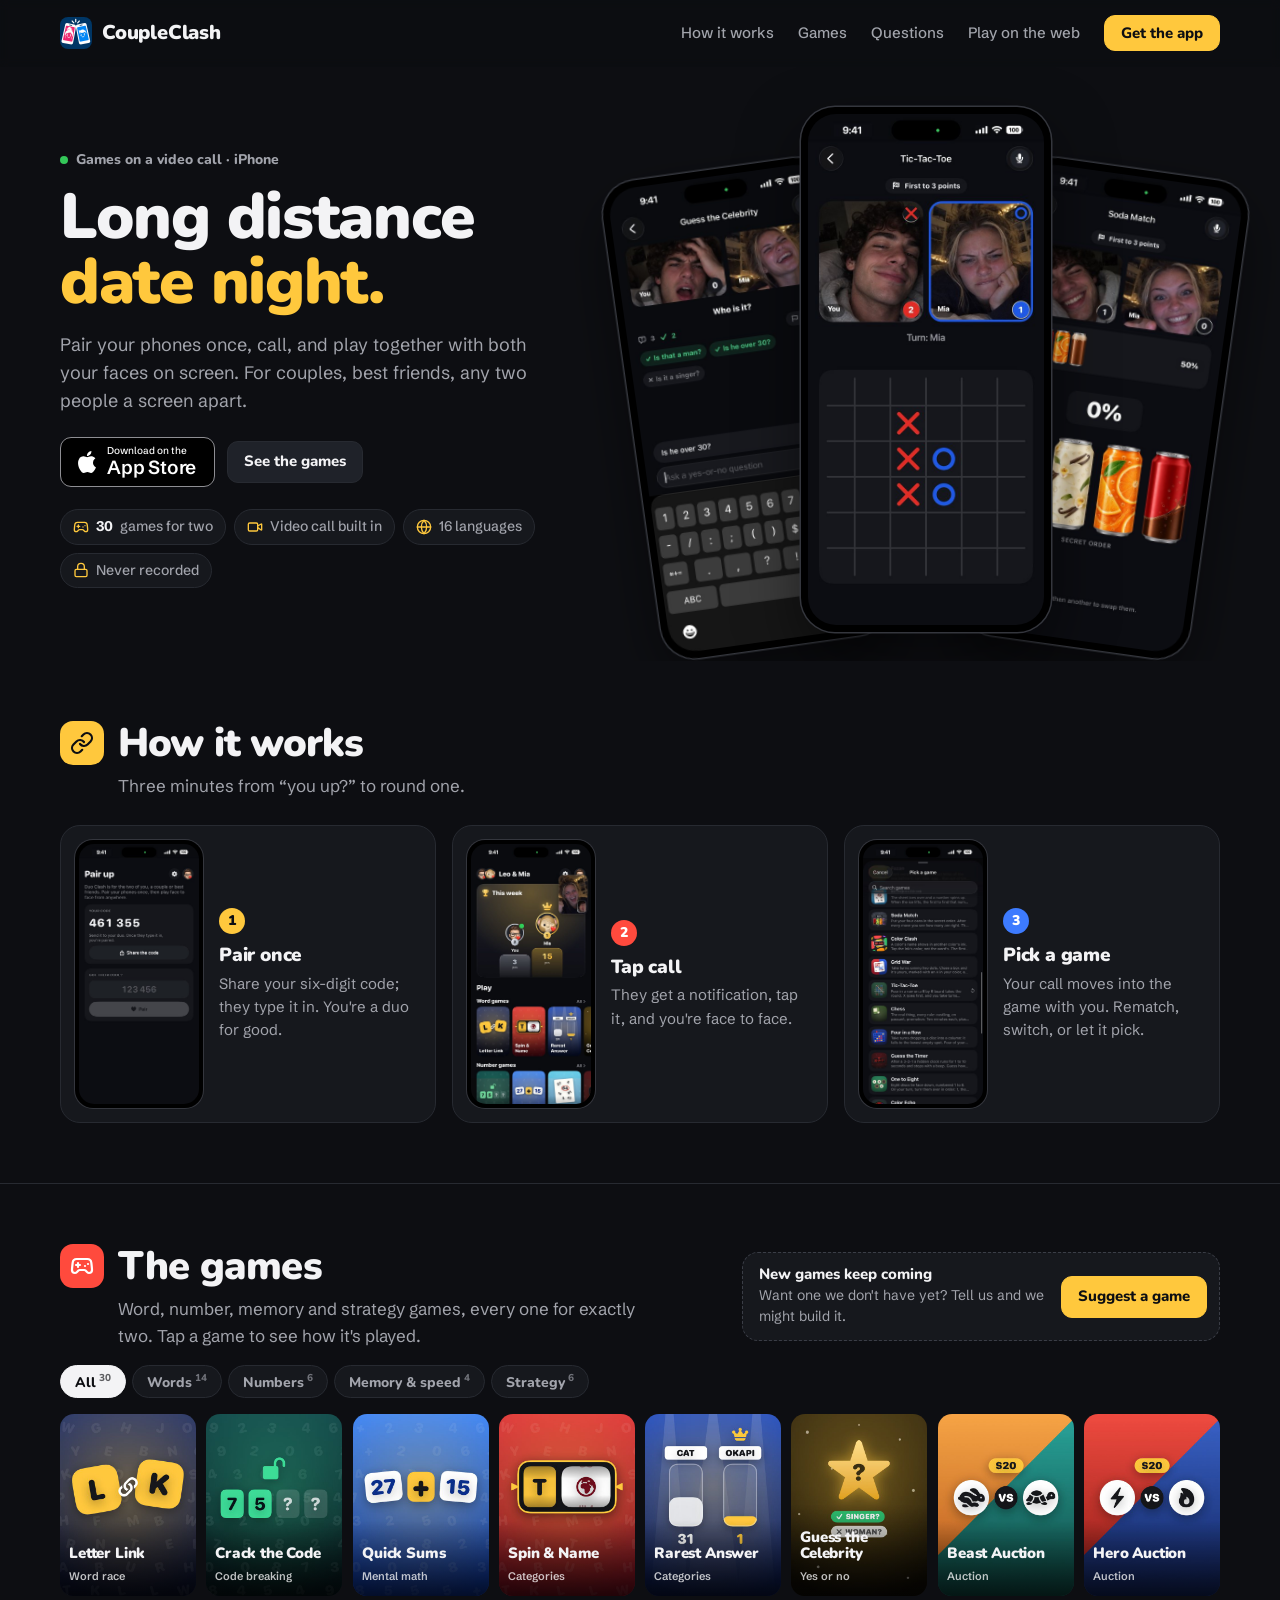
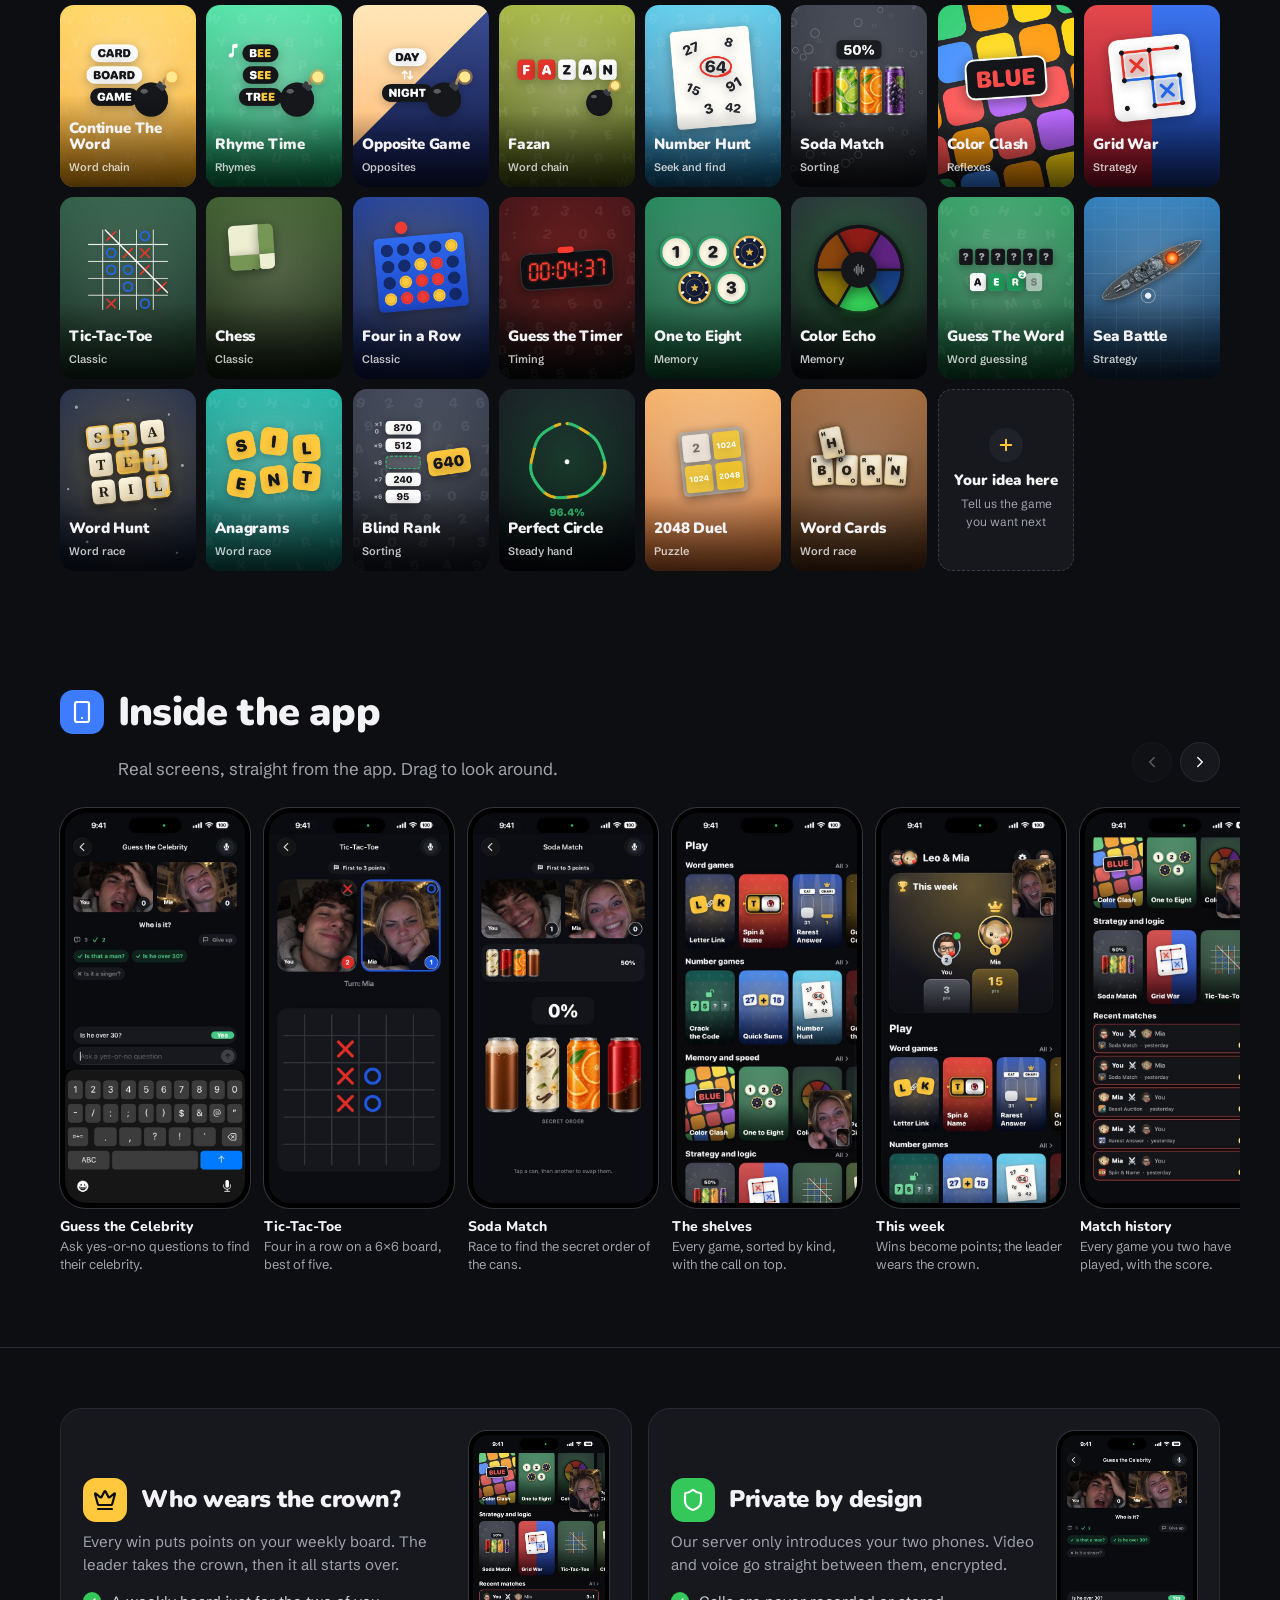
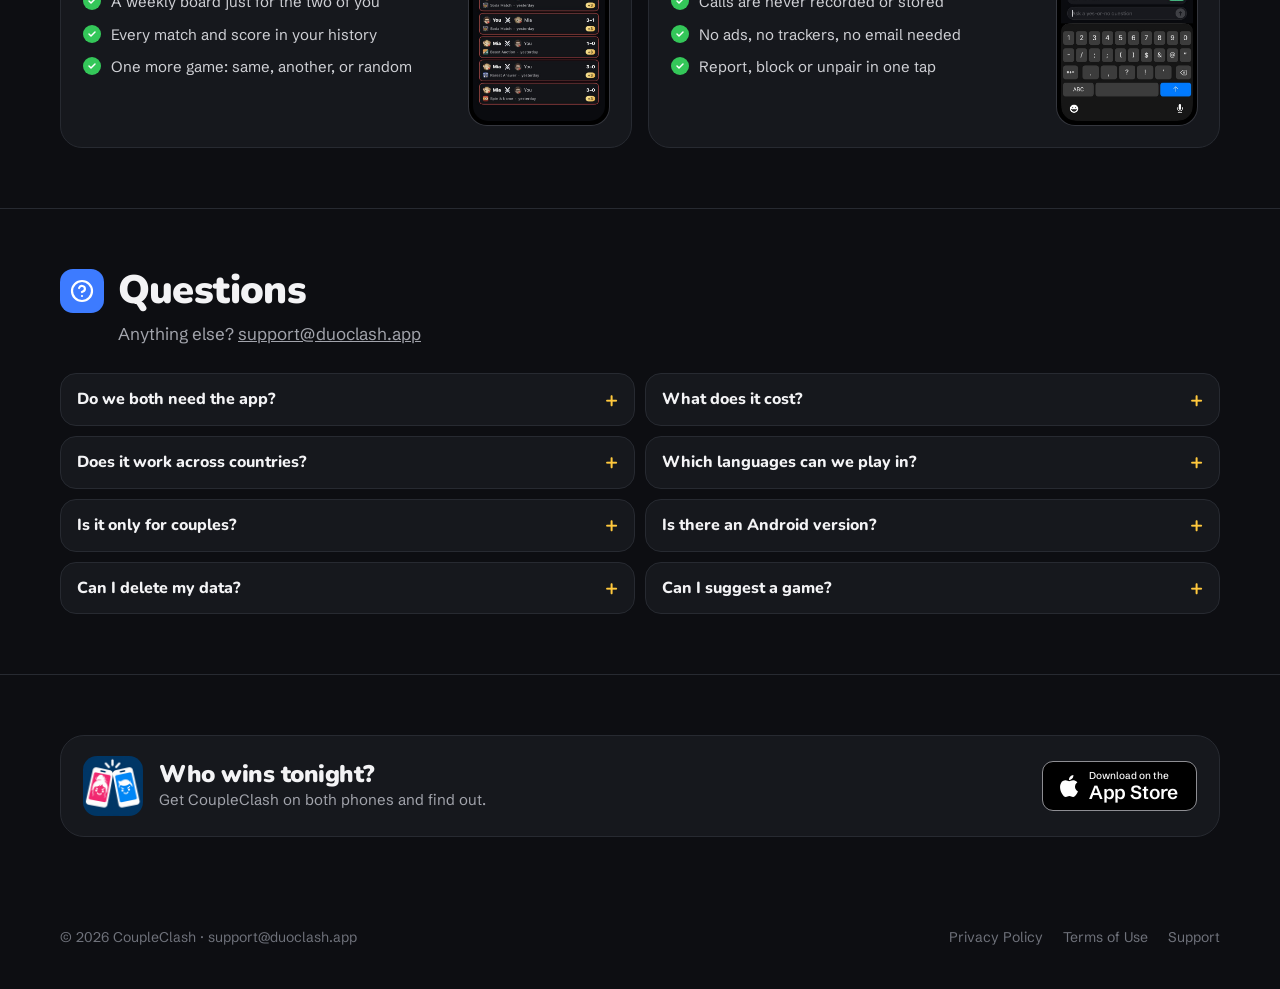
<file: index.html>
<!doctype html>
<html lang="en">
<head>
<meta charset="utf-8">
<meta name="viewport" content="width=device-width, initial-scale=1">
<title>CoupleClash: Games for Couples · Games on a video call</title>
<meta name="description" content="Long distance date night. Pair your phones once, start a video call and play word games, chess, four in a row and more with both your faces at the top of every game.">
<meta name="apple-itunes-app" content="app-id=6820255172">
<meta property="og:title" content="CoupleClash: Games for Couples">
<meta property="og:description" content="Long distance date night: games on a video call for the two of you.">
<meta property="og:image" content="https://duoclash.app/assets/og.jpg">
<meta property="og:url" content="https://duoclash.app/">
<meta property="og:type" content="website">
<meta name="twitter:card" content="summary_large_image">
<meta name="theme-color" content="#0d0e12">
<link rel="icon" href="assets/favicon.png">
<link rel="apple-touch-icon" href="assets/apple-touch-icon.png">
<link rel="preconnect" href="https://fonts.googleapis.com">
<link rel="preconnect" href="https://fonts.gstatic.com" crossorigin>
<link href="https://fonts.googleapis.com/css2?family=Nunito:wght@800;900&family=Schibsted+Grotesk:wght@400;500;600;700&display=swap" rel="stylesheet">
<link rel="stylesheet" href="css/site.css?v=11">
</head>
<body class="intro">

<header class="top">
  <div class="wrap">
    <a class="brand" href="./"><img src="assets/icon-512.png" alt="">CoupleClash</a>
    <nav>
      <a href="#how">How it works</a>
      <a href="#games">Games</a>
      <a href="#questions">Questions</a>
      <a href="play/">Play on the web</a>
      <a class="btn y" href="https://apps.apple.com/app/id6820255172">Get the app</a>
    </nav>
  </div>
</header>

<main>
  <div class="hero">
    <div class="wrap">
      <div>
        <span class="pill"><i></i>Games on a video call · iPhone</span>
        <h1>Long distance <em>date night.</em></h1>
        <p class="lead">Pair your phones once, call, and play together with both your faces on screen. For couples, best friends, any two people a screen apart.</p>
        <div class="cta">
          <a class="store" href="https://apps.apple.com/app/id6820255172">
            <svg viewBox="0 0 24 24" aria-hidden="true"><path d="M12.152 6.896c-.948 0-2.415-1.078-3.96-1.04-2.04.027-3.91 1.183-4.961 3.014-2.117 3.675-.546 9.103 1.519 12.09 1.013 1.454 2.208 3.09 3.792 3.039 1.52-.065 2.09-.987 3.935-.987 1.831 0 2.35.987 3.96.948 1.637-.026 2.676-1.48 3.676-2.948 1.156-1.688 1.636-3.325 1.662-3.415-.039-.013-3.182-1.221-3.22-4.857-.026-3.04 2.48-4.494 2.597-4.559-1.429-2.09-3.623-2.324-4.39-2.376-2-.156-3.675 1.09-4.61 1.09zM15.53 3.83c.843-1.012 1.4-2.427 1.245-3.83-1.207.052-2.662.805-3.532 1.818-.78.896-1.454 2.338-1.273 3.714 1.338.104 2.715-.688 3.559-1.701"/></svg>
            <span><small>Download on the</small><b>App Store</b></span>
          </a>
          <a class="btn" href="#games">See the games</a>
        </div>
        <div class="chips">
          <span><svg class="i" viewBox="0 0 24 24" aria-hidden="true"><line x1="6" x2="10" y1="11" y2="11"/><line x1="8" x2="8" y1="9" y2="13"/><line x1="15" x2="15.01" y1="12" y2="12"/><line x1="18" x2="18.01" y1="10" y2="10"/><path d="M17.32 5H6.68a4 4 0 0 0-3.978 3.59c-.006.052-.01.101-.017.152C2.604 9.416 2 14.456 2 16a3 3 0 0 0 3 3c1 0 1.5-.5 2-1l1.414-1.414A2 2 0 0 1 9.828 16h4.344a2 2 0 0 1 1.414.586L17 18c.5.5 1 1 2 1a3 3 0 0 0 3-3c0-1.545-.604-6.584-.685-7.258-.007-.05-.011-.1-.017-.151A4 4 0 0 0 17.32 5z"/></svg><b data-count>30</b> games for two</span>
          <span><svg class="i" viewBox="0 0 24 24" aria-hidden="true"><path d="m16 13 5.223 3.482a.5.5 0 0 0 .777-.416V7.87a.5.5 0 0 0-.752-.432L16 10.5"/><rect x="2" y="6" width="14" height="12" rx="2"/></svg>Video call built in</span>
          <span><svg class="i" viewBox="0 0 24 24" aria-hidden="true"><circle cx="12" cy="12" r="10"/><path d="M12 2a14.5 14.5 0 0 0 0 20 14.5 14.5 0 0 0 0-20"/><path d="M2 12h20"/></svg>16 languages</span>
          <span><svg class="i" viewBox="0 0 24 24" aria-hidden="true"><rect width="18" height="11" x="3" y="11" rx="2" ry="2"/><path d="M7 11V7a5 5 0 0 1 10 0v4"/></svg>Never recorded</span>
        </div>
      </div>
      <div class="fan">
        <div class="tilt">
        <div class="phone"><img src="assets/screens/celebrity.jpg" alt="Guess the Celebrity in CoupleClash, both players on video"></div>
        <div class="phone"><img src="assets/screens/xox.jpg" alt="Tic-Tac-Toe in CoupleClash, both players on video"></div>
        <div class="phone"><img src="assets/screens/soda.jpg" alt="Soda Match in CoupleClash, both players on video"></div>
        </div>
      </div>
    </div>
  </div>

  <section id="how">
    <div class="wrap">
      <div class="title reveal"><span class="ico y"><svg viewBox="0 0 24 24"><path d="M10 13a5 5 0 0 0 7.54.54l3-3a5 5 0 0 0-7.07-7.07l-1.72 1.71"/><path d="M14 11a5 5 0 0 0-7.54-.54l-3 3a5 5 0 0 0 7.07 7.07l1.71-1.71"/></svg></span><h2>How it works</h2></div>
      <p class="sub reveal">Three minutes from “you up?” to round one.</p>
      <div class="steps">
        <article class="reveal">
          <div class="shot"><img src="assets/screens/pair.jpg" alt="The Pair up screen with a six-digit code" loading="lazy"></div>
          <div><span class="n">1</span><h3>Pair once</h3><p>Share your six-digit code; they type it in. You're a duo for good.</p></div>
        </article>
        <article class="reveal">
          <div class="shot"><img src="assets/screens/home.jpg" alt="Your page together, with the video call open" loading="lazy"></div>
          <div><span class="n">2</span><h3>Tap call</h3><p>They get a notification, tap it, and you're face to face.</p></div>
        </article>
        <article class="reveal">
          <div class="shot"><img src="assets/screens/pick.jpg" alt="Picking a game from the list" loading="lazy"></div>
          <div><span class="n">3</span><h3>Pick a game</h3><p>Your call moves into the game with you. Rematch, switch, or let it pick.</p></div>
        </article>
      </div>
    </div>
  </section>

  <section id="games">
    <div class="wrap">
      <div class="games-top">
        <div>
          <div class="title reveal"><span class="ico r"><svg viewBox="0 0 24 24"><line x1="6" x2="10" y1="11" y2="11"/><line x1="8" x2="8" y1="9" y2="13"/><line x1="15" x2="15.01" y1="12" y2="12"/><line x1="18" x2="18.01" y1="10" y2="10"/><path d="M17.32 5H6.68a4 4 0 0 0-3.978 3.59c-.006.052-.01.101-.017.152C2.604 9.416 2 14.456 2 16a3 3 0 0 0 3 3c1 0 1.5-.5 2-1l1.414-1.414A2 2 0 0 1 9.828 16h4.344a2 2 0 0 1 1.414.586L17 18c.5.5 1 1 2 1a3 3 0 0 0 3-3c0-1.545-.604-6.584-.685-7.258-.007-.05-.011-.1-.017-.151A4 4 0 0 0 17.32 5z"/></svg></span><h2>The games</h2></div>
          <p class="sub reveal" style="margin-bottom:0">Word, number, memory and strategy games, every one for exactly two. Tap a game to see how it's played.</p>
        </div>
        <div class="ask reveal">
          <p><b>New games keep coming</b>Want one we don't have yet? Tell us and we might build it.</p>
          <a class="btn y" href="mailto:support@duoclash.app?subject=Game%20idea%20for%20Duo%20Clash">Suggest a game</a>
        </div>
      </div>
      <div class="filters reveal" role="group" aria-label="Filter games">
        <button aria-pressed="true" data-filter="all">All</button>
        <button aria-pressed="false" data-filter="words">Words</button>
        <button aria-pressed="false" data-filter="numbers">Numbers</button>
        <button aria-pressed="false" data-filter="memory">Memory &amp; speed</button>
        <button aria-pressed="false" data-filter="logic">Strategy</button>
      </div>
      <div class="grid" data-grid></div>
    </div>
  </section>

  <dialog class="game" data-dialog aria-labelledby="game-title">
    <button class="close" data-close aria-label="Close"><svg class="i" viewBox="0 0 24 24" aria-hidden="true"><path d="M18 6 6 18"/><path d="m6 6 12 12"/></svg></button>
    <div class="inner">
      <div class="art"><img data-d-art alt=""></div>
      <div class="text">
        <div class="kind" data-d-kind></div>
        <h3 id="game-title" data-d-title></h3>
        <p data-d-how></p>
        <div class="facts" data-d-facts></div>
        <div class="nav"><button data-prev><svg class="i" viewBox="0 0 24 24" aria-hidden="true"><path d="m15 18-6-6 6-6"/></svg>Previous</button><button data-next>Next<svg class="i" viewBox="0 0 24 24" aria-hidden="true"><path d="m9 18 6-6-6-6"/></svg></button></div>
      </div>
    </div>
  </dialog>

  <section>
    <div class="wrap">
      <div class="title reveal"><span class="ico b"><svg viewBox="0 0 24 24"><rect width="14" height="20" x="5" y="2" rx="2" ry="2"/><path d="M12 18h.01"/></svg></span><h2>Inside the app</h2></div>
      <div class="strip-top"><p class="sub reveal" style="margin-bottom:0">Real screens, straight from the app. Drag to look around.</p>
        <div class="arrows"><button data-strip="-1" aria-label="Previous screens"><svg class="i" viewBox="0 0 24 24"><path d="m15 18-6-6 6-6"/></svg></button><button data-strip="1" aria-label="Next screens"><svg class="i" viewBox="0 0 24 24"><path d="m9 18 6-6-6-6"/></svg></button></div></div>
      <div class="strip reveal">
        <figure><div class="shot"><img src="assets/screens/celebrity.jpg" alt="" loading="lazy"></div><figcaption>Guess the Celebrity<span>Ask yes-or-no questions to find their celebrity.</span></figcaption></figure>
        <figure><div class="shot"><img src="assets/screens/xox.jpg" alt="" loading="lazy"></div><figcaption>Tic-Tac-Toe<span>Four in a row on a 6×6 board, best of five.</span></figcaption></figure>
        <figure><div class="shot"><img src="assets/screens/soda.jpg" alt="" loading="lazy"></div><figcaption>Soda Match<span>Race to find the secret order of the cans.</span></figcaption></figure>
        <figure><div class="shot"><img src="assets/screens/shelves.jpg" alt="" loading="lazy"></div><figcaption>The shelves<span>Every game, sorted by kind, with the call on top.</span></figcaption></figure>
        <figure><div class="shot"><img src="assets/screens/home.jpg" alt="" loading="lazy"></div><figcaption>This week<span>Wins become points; the leader wears the crown.</span></figcaption></figure>
        <figure><div class="shot"><img src="assets/screens/recent.jpg" alt="" loading="lazy"></div><figcaption>Match history<span>Every game you two have played, with the score.</span></figcaption></figure>
        <figure><div class="shot"><img src="assets/screens/pair.jpg" alt="" loading="lazy"></div><figcaption>Pairing<span>A six-digit code, once. No usernames.</span></figcaption></figure>
      </div>
    </div>
  </section>

  <section>
    <div class="wrap duo">
      <div class="panel reveal">
        <div>
          <div class="title"><span class="ico y"><svg viewBox="0 0 24 24"><path d="M11.562 3.266a.5.5 0 0 1 .876 0L15.39 8.87a1 1 0 0 0 1.516.294L21.183 5.5a.5.5 0 0 1 .798.519l-2.834 10.246a1 1 0 0 1-.956.734H5.81a1 1 0 0 1-.957-.734L2.02 6.02a.5.5 0 0 1 .798-.519l4.276 3.664a1 1 0 0 0 1.516-.294z"/><path d="M5 21h14"/></svg></span><h2>Who wears the crown?</h2></div>
          <p>Every win puts points on your weekly board. The leader takes the crown, then it all starts over.</p>
          <ul><li>A weekly board just for the two of you</li><li>Every match and score in your history</li><li>One more game: same, another, or random</li></ul>
        </div>
        <div class="shot"><img src="assets/screens/recent.jpg" alt="Your recent matches in the app" loading="lazy"></div>
      </div>
      <div class="panel reveal">
        <div>
          <div class="title"><span class="ico g"><svg viewBox="0 0 24 24"><path d="M20 13c0 5-3.5 7.5-7.66 8.95a1 1 0 0 1-.67-.01C7.5 20.5 4 18 4 13V6a1 1 0 0 1 1-1c2 0 4.5-1.2 6.24-2.72a1.17 1.17 0 0 1 1.52 0C14.51 3.81 17 5 19 5a1 1 0 0 1 1 1z"/></svg></span><h2>Private by design</h2></div>
          <p>Our server only introduces your two phones. Video and voice go straight between them, encrypted.</p>
          <ul><li>Calls are never recorded or stored</li><li>No ads, no trackers, no email needed</li><li>Report, block or unpair in one tap</li></ul>
        </div>
        <div class="shot"><img src="assets/screens/celebrity.jpg" alt="A video call inside a game" loading="lazy"></div>
      </div>
    </div>
  </section>

  <section id="questions">
    <div class="wrap">
      <div class="title reveal"><span class="ico b"><svg viewBox="0 0 24 24"><circle cx="12" cy="12" r="10"/><path d="M9.09 9a3 3 0 0 1 5.83 1c0 2-3 3-3 3"/><path d="M12 17h.01"/></svg></span><h2>Questions</h2></div>
      <p class="sub reveal">Anything else? <a href="mailto:support@duoclash.app">support@duoclash.app</a></p>
      <div class="faq reveal">
        <details><summary>Do we both need the app?</summary><p>Yes. Each of you installs CoupleClash on your own iPhone and has your own subscription. One of you shares a code and you're paired.</p></details>
        <details><summary>What does it cost?</summary><p>A weekly subscription with a lower price for the first week. Your country's price is shown in the app before you subscribe; cancel anytime in your Apple Account settings.</p></details>
        <details><summary>Does it work across countries?</summary><p>Yes, on Wi-Fi or mobile data anywhere. On very strict networks the call goes through a relay, still encrypted, so it still connects.</p></details>
        <details><summary>Which languages can we play in?</summary><p>The app speaks 16 languages. Word games are played in 12 of them; every game without words works in all of them.</p></details>
        <details><summary>Is it only for couples?</summary><p>No. Partners, best friends, siblings: any two people. It just only ever has two seats.</p></details>
        <details><summary>Is there an Android version?</summary><p>Not yet. CoupleClash is on iPhone for now.</p></details>
        <details><summary>Can I delete my data?</summary><p>Yes. Settings → Delete account removes your name, picture, pairing and match history for good.</p></details>
        <details><summary>Can I suggest a game?</summary><p>Please do. Write to <a href="mailto:support@duoclash.app?subject=Game%20idea%20for%20Duo%20Clash">support@duoclash.app</a>; new games are added all the time.</p></details>
      </div>
    </div>
  </section>

  <section>
    <div class="wrap">
      <div class="last reveal">
        <div class="who"><img class="icon" src="assets/icon-512.png" alt=""><div><h2>Who wins tonight?</h2><p>Get CoupleClash on both phones and find out.</p></div></div>
        <a class="store" href="https://apps.apple.com/app/id6820255172">
          <svg viewBox="0 0 24 24" aria-hidden="true"><path d="M12.152 6.896c-.948 0-2.415-1.078-3.96-1.04-2.04.027-3.91 1.183-4.961 3.014-2.117 3.675-.546 9.103 1.519 12.09 1.013 1.454 2.208 3.09 3.792 3.039 1.52-.065 2.09-.987 3.935-.987 1.831 0 2.35.987 3.96.948 1.637-.026 2.676-1.48 3.676-2.948 1.156-1.688 1.636-3.325 1.662-3.415-.039-.013-3.182-1.221-3.22-4.857-.026-3.04 2.48-4.494 2.597-4.559-1.429-2.09-3.623-2.324-4.39-2.376-2-.156-3.675 1.09-4.61 1.09zM15.53 3.83c.843-1.012 1.4-2.427 1.245-3.83-1.207.052-2.662.805-3.532 1.818-.78.896-1.454 2.338-1.273 3.714 1.338.104 2.715-.688 3.559-1.701"/></svg>
          <span><small>Download on the</small><b>App Store</b></span>
        </a>
      </div>
    </div>
  </section>
</main>

<footer>
  <div class="wrap">
    <span>© 2026 CoupleClash · <a href="mailto:support@duoclash.app">support@duoclash.app</a></span>
    <nav><a href="privacy.html">Privacy Policy</a><a href="terms.html">Terms of Use</a><a href="support.html">Support</a></nav>
  </div>
</footer>

<script src="js/games.js?v=11"></script>
<script src="js/site.js?v=11"></script>
</body>
</html>
</file>
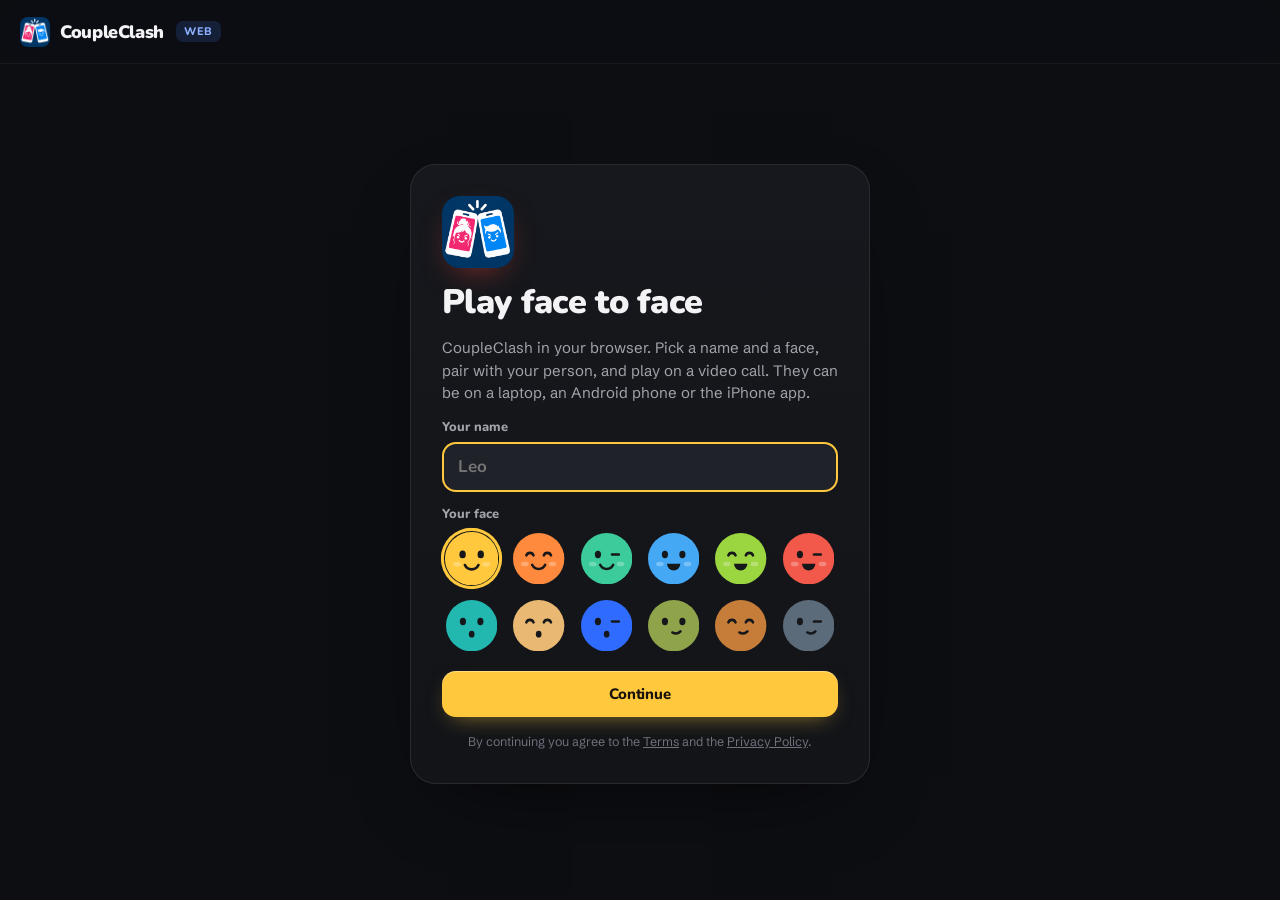
<file: play/index.html>
<!doctype html>
<html lang="en">
<head>
<meta charset="utf-8">
<meta name="viewport" content="width=device-width, initial-scale=1, viewport-fit=cover">
<title>CoupleClash · Play</title>
<meta name="description" content="Play CoupleClash in your browser: pair with your person and play on a video call, from a laptop, an Android phone or with someone on the iPhone app.">
<meta property="og:title" content="Play CoupleClash in your browser">
<meta property="og:description" content="Games on a video call for the two of you. Laptop, Android or iPhone.">
<meta property="og:image" content="https://duoclash.app/assets/og.jpg">
<meta property="og:url" content="https://duoclash.app/play/">
<meta name="twitter:card" content="summary_large_image">
<meta name="theme-color" content="#0d0e12">
<link rel="icon" href="../assets/favicon.png">
<link rel="apple-touch-icon" href="../assets/apple-touch-icon.png">
<link rel="preconnect" href="https://fonts.googleapis.com">
<link rel="preconnect" href="https://fonts.gstatic.com" crossorigin>
<link href="https://fonts.googleapis.com/css2?family=Nunito:wght@800;900&family=Schibsted+Grotesk:wght@400;500;600;700&display=swap" rel="stylesheet">
<link rel="stylesheet" href="play.css?v=2">
</head>
<body>
<div class="app" data-view="loading">
  <header class="bar">
    <a class="brand" href="../"><img src="../assets/icon-512.png" alt="">CoupleClash</a>
    <span class="tag">Web</span>
    <span class="grow"></span>
    <span class="me-chip" id="who"></span>
    <button class="round" id="more" hidden aria-label="Menu"><svg class="i" viewBox="0 0 24 24"><circle cx="12" cy="12" r="1"/><circle cx="19" cy="12" r="1"/><circle cx="5" cy="12" r="1"/></svg></button>
  </header>

  <aside id="call" hidden>
    <div class="tile them">
      <video data-remote autoplay playsinline></video>
      <span class="who"></span>
      <span class="note"></span>
      <span class="label"></span>
      <span class="mark"></span>
      <span class="badge" hidden></span>
    </div>
    <div class="tile you">
      <video data-local autoplay playsinline muted></video>
      <span class="who"></span>
      <span class="label"></span>
      <span class="mark"></span>
      <span class="badge" hidden></span>
    </div>
    <div class="controls">
      <button class="round" data-mic aria-label="Microphone"></button>
      <button class="round" data-cam aria-label="Camera"></button>
      <button class="round hang" data-hang aria-label="End call" hidden><svg class="i" viewBox="0 0 24 24"><path d="M10.68 13.31a16 16 0 0 0 3.41 2.6l1.27-1.27a2 2 0 0 1 2.11-.45 12.84 12.84 0 0 0 2.81.7 2 2 0 0 1 1.72 2v3a2 2 0 0 1-2.18 2 19.79 19.79 0 0 1-8.63-3.07 19.42 19.42 0 0 1-3.33-2.67m-2.67-3.34a19.79 19.79 0 0 1-3.07-8.63A2 2 0 0 1 4.11 2h3a2 2 0 0 1 2 1.72 12.84 12.84 0 0 0 .7 2.81 2 2 0 0 1-.45 2.11L8.09 9.91"/><path d="M22 2 2 22"/></svg></button>
      <button class="pill-button" data-start hidden>Start video</button>
    </div>
  </aside>

  <main id="view">
    <div class="center"><div class="spinner"></div></div>
  </main>
</div>
<dialog id="menu"></dialog>
<div id="toast" class="toast" role="status" aria-live="polite"></div>
<script src="../js/games.js?v=11"></script>
<script type="module" src="js/app.js?v=2"></script>
</body>
</html>
</file>
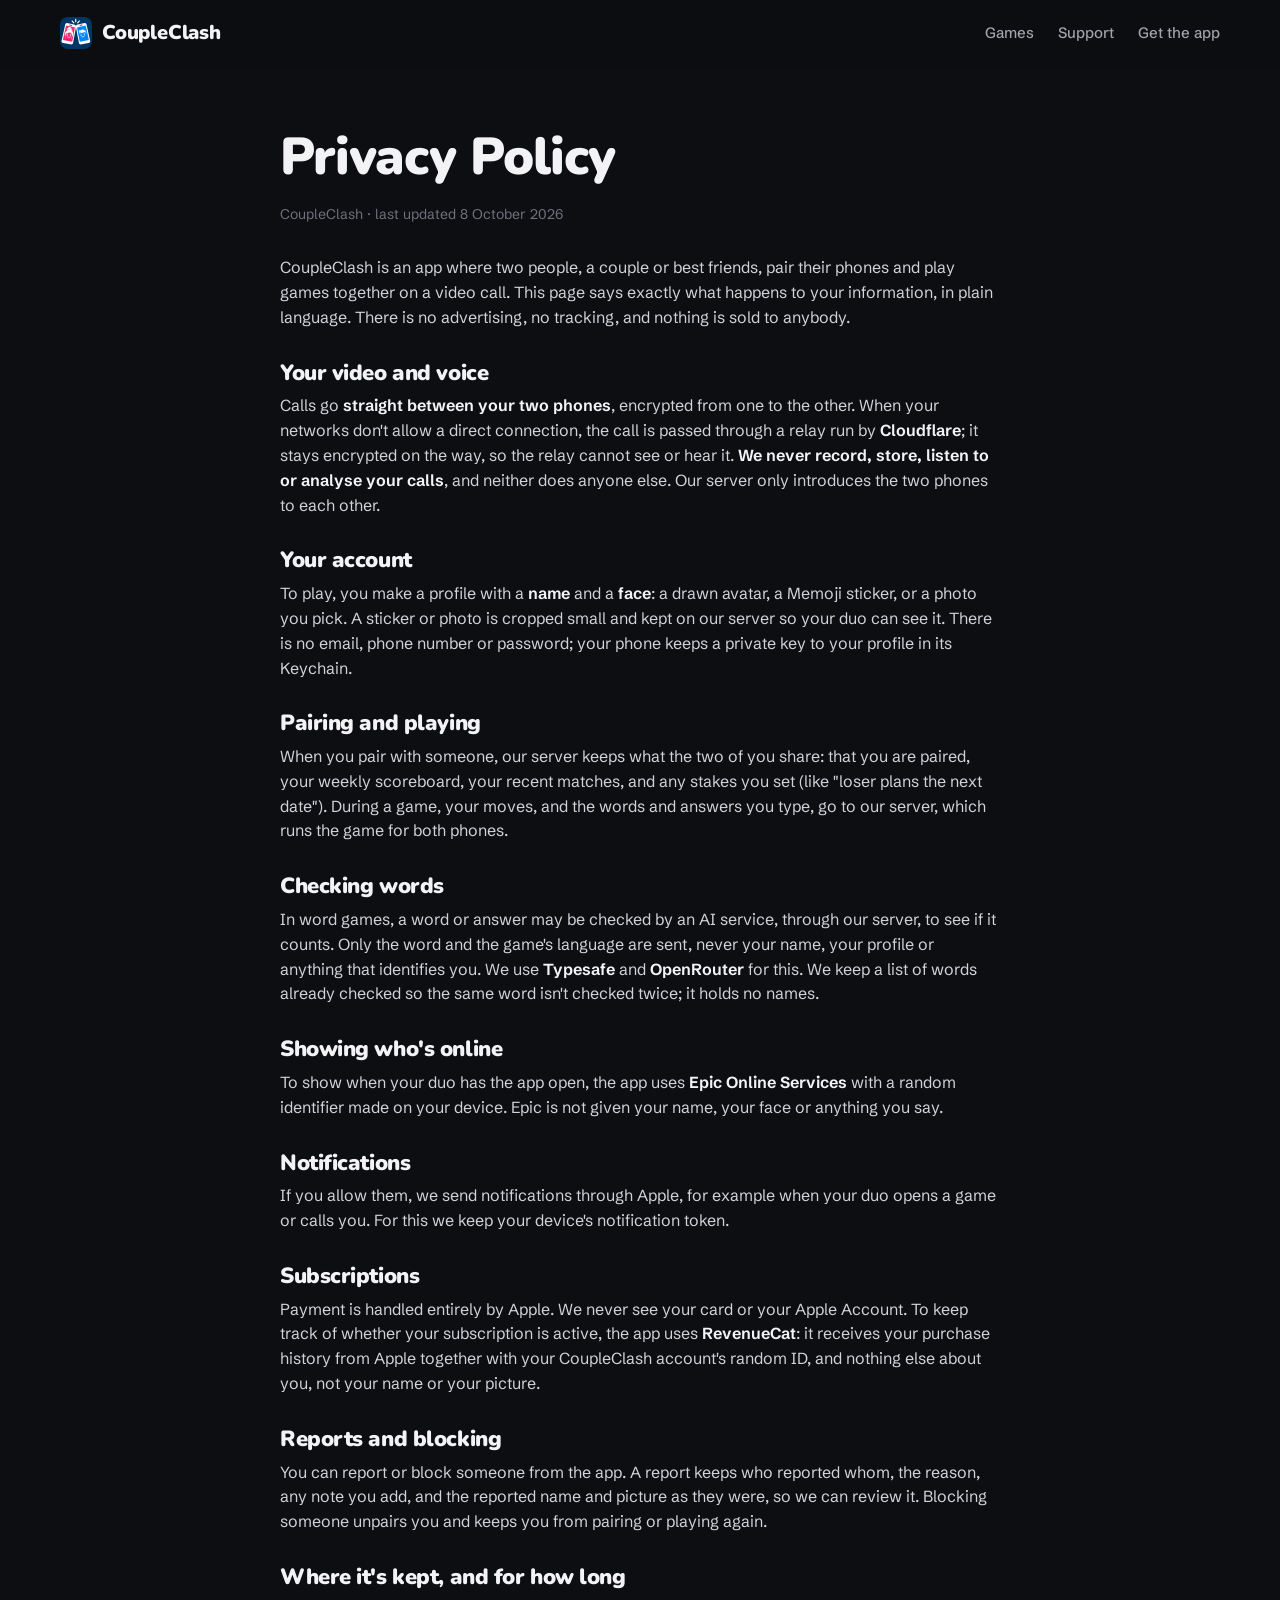
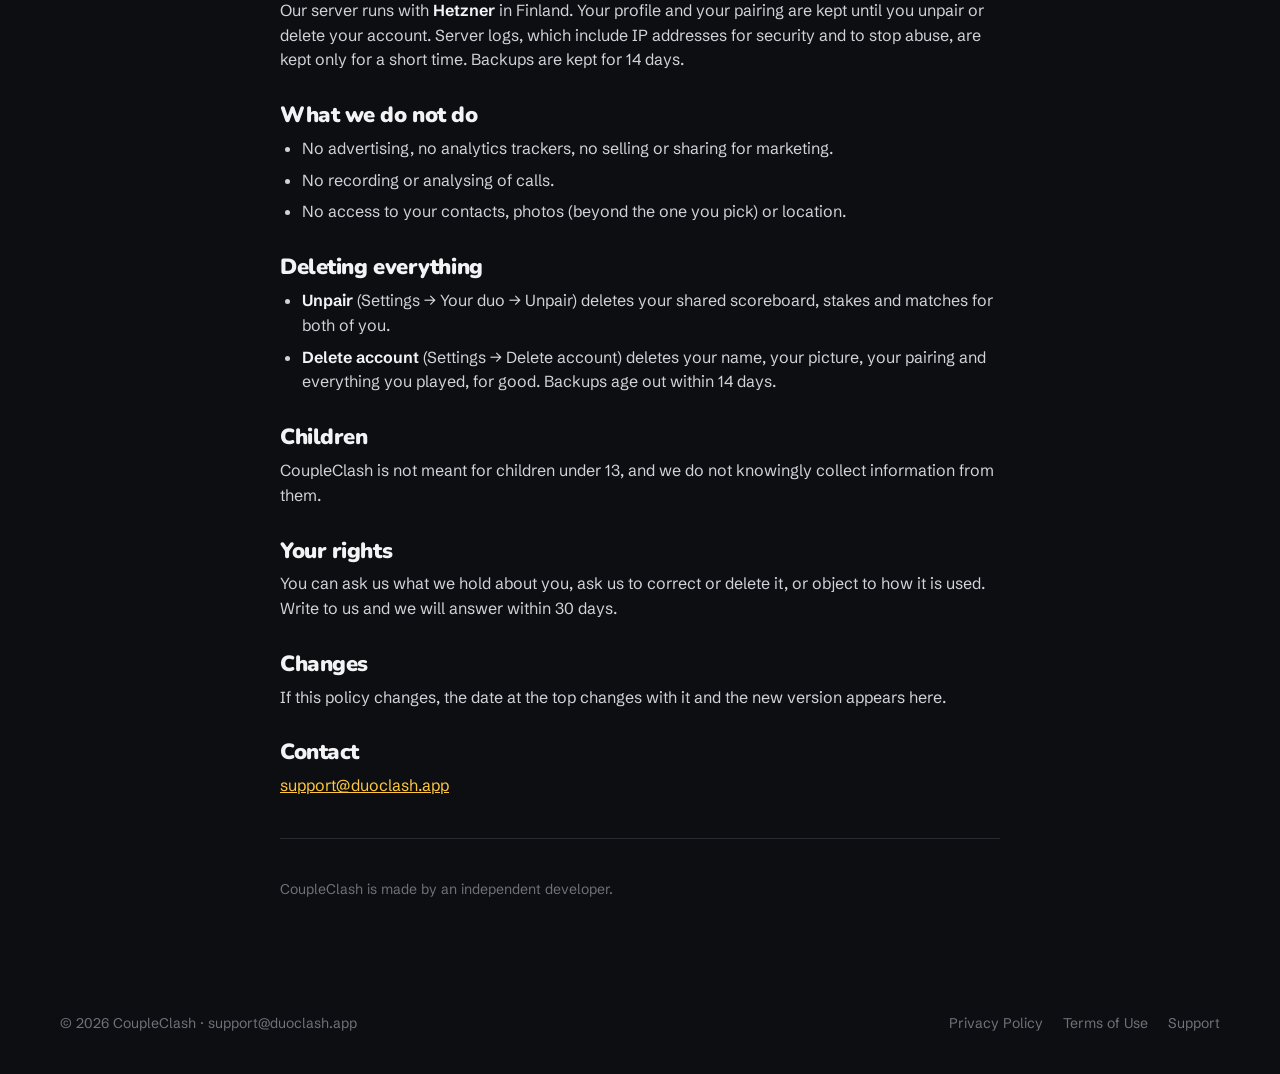
<file: privacy.html>
<!doctype html>
<html lang="en">
<head>
<meta charset="utf-8">
<meta name="viewport" content="width=device-width, initial-scale=1">
<title>Privacy Policy · CoupleClash</title>
<meta name="theme-color" content="#0e0f12">
<link rel="icon" href="assets/favicon.png">
<link rel="apple-touch-icon" href="assets/apple-touch-icon.png">
<link rel="preconnect" href="https://fonts.googleapis.com">
<link rel="preconnect" href="https://fonts.gstatic.com" crossorigin>
<link href="https://fonts.googleapis.com/css2?family=Nunito:wght@800;900&family=Schibsted+Grotesk:wght@400;500;600;700&display=swap" rel="stylesheet">
<link rel="stylesheet" href="css/site.css?v=11">
</head>
<body>
<header class="top scrolled">
  <div class="wrap">
    <a class="brand" href="./" aria-label="CoupleClash home"><img src="assets/icon-512.png" alt=""><span>CoupleClash</span></a>
    <nav>
      <a href="./#games">Games</a>
      <a href="support.html">Support</a>
      <a class="get" href="https://apps.apple.com/app/id6820255172">Get the app</a>
    </nav>
  </div>
</header>
<main class="doc">
  <h1>Privacy Policy</h1>
  <p class="when">CoupleClash · last updated 8 October 2026</p>

  <p>CoupleClash is an app where two people, a couple or best friends, pair their phones and play games
  together on a video call. This page says exactly what happens to your information, in plain
  language. There is no advertising, no tracking, and nothing is sold to anybody.</p>

  <h2>Your video and voice</h2>
  <p>Calls go <strong>straight between your two phones</strong>, encrypted from one to the other.
  When your networks don't allow a direct connection, the call is passed through a relay run by
  <strong>Cloudflare</strong>; it stays encrypted on the way, so the relay cannot see or hear it.
  <strong>We never record, store, listen to or analyse your calls</strong>, and neither does anyone
  else. Our server only introduces the two phones to each other.</p>

  <h2>Your account</h2>
  <p>To play, you make a profile with a <strong>name</strong> and a <strong>face</strong>: a
  drawn avatar, a Memoji sticker, or a photo you pick. A sticker or photo is cropped small and kept
  on our server so your duo can see it. There is no email, phone number or password; your phone
  keeps a private key to your profile in its Keychain.</p>

  <h2>Pairing and playing</h2>
  <p>When you pair with someone, our server keeps what the two of you share: that you are paired,
  your weekly scoreboard, your recent matches, and any stakes you set (like "loser plans the next
  date"). During a game, your moves, and the words and answers you type, go to our server, which
  runs the game for both phones.</p>

  <h2>Checking words</h2>
  <p>In word games, a word or answer may be checked by an AI service, through our server, to see if
  it counts. Only the word and the game's language are sent, never your name, your profile or
  anything that identifies you. We use <strong>Typesafe</strong> and <strong>OpenRouter</strong>
  for this. We keep a list of words already checked so the same word isn't checked twice; it holds
  no names.</p>

  <h2>Showing who's online</h2>
  <p>To show when your duo has the app open, the app uses <strong>Epic Online Services</strong>
  with a random identifier made on your device. Epic is not given your name, your face or anything
  you say.</p>

  <h2>Notifications</h2>
  <p>If you allow them, we send notifications through Apple, for example when your duo opens a game
  or calls you. For this we keep your device's notification token.</p>

  <h2>Subscriptions</h2>
  <p>Payment is handled entirely by Apple. We never see your card or your Apple Account. To keep
  track of whether your subscription is active, the app uses <strong>RevenueCat</strong>: it
  receives your purchase history from Apple together with your CoupleClash account's random ID, and
  nothing else about you, not your name or your picture.</p>

  <h2>Reports and blocking</h2>
  <p>You can report or block someone from the app. A report keeps who reported whom, the reason, any
  note you add, and the reported name and picture as they were, so we can review it. Blocking
  someone unpairs you and keeps you from pairing or playing again.</p>

  <h2>Where it's kept, and for how long</h2>
  <p>Our server runs with <strong>Hetzner</strong> in Finland. Your profile and your pairing are
  kept until you unpair or delete your account. Server logs, which include IP addresses for
  security and to stop abuse, are kept only for a short time. Backups are kept for 14 days.</p>

  <h2>What we do not do</h2>
  <ul>
    <li>No advertising, no analytics trackers, no selling or sharing for marketing.</li>
    <li>No recording or analysing of calls.</li>
    <li>No access to your contacts, photos (beyond the one you pick) or location.</li>
  </ul>

  <h2>Deleting everything</h2>
  <ul>
    <li><strong>Unpair</strong> (Settings → Your duo → Unpair) deletes your shared scoreboard,
      stakes and matches for both of you.</li>
    <li><strong>Delete account</strong> (Settings → Delete account) deletes your name, your picture,
      your pairing and everything you played, for good. Backups age out within 14 days.</li>
  </ul>

  <h2>Children</h2>
  <p>CoupleClash is not meant for children under 13, and we do not knowingly collect information
  from them.</p>

  <h2>Your rights</h2>
  <p>You can ask us what we hold about you, ask us to correct or delete it, or object to how it is
  used. Write to us and we will answer within 30 days.</p>

  <h2>Changes</h2>
  <p>If this policy changes, the date at the top changes with it and the new version appears here.</p>

  <h2>Contact</h2>
  <p><a href="mailto:support@duoclash.app">support@duoclash.app</a></p>

  <hr>
  <p class="note">CoupleClash is made by an independent developer.</p>
</main>
<footer>
  <div class="wrap">
    <span>© 2026 CoupleClash · <a href="mailto:support@duoclash.app">support@duoclash.app</a></span>
    <nav><a href="privacy.html">Privacy Policy</a><a href="terms.html">Terms of Use</a><a href="support.html">Support</a></nav>
  </div>
</footer>
</body>
</html>
</file>
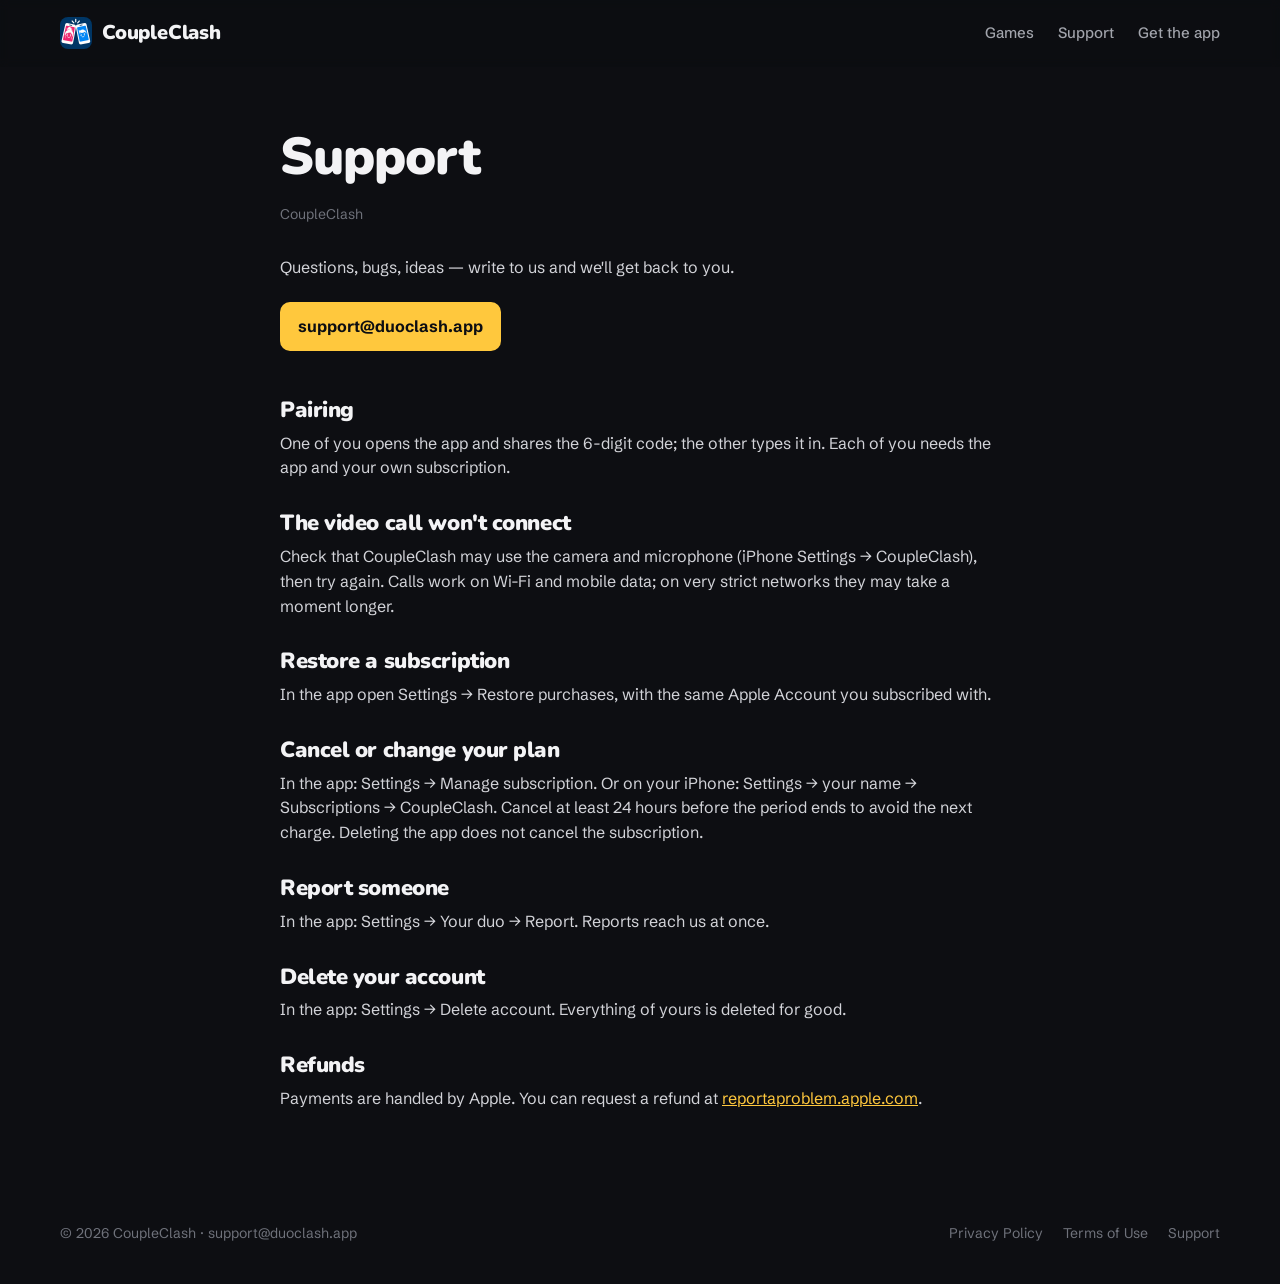
<file: support.html>
<!doctype html>
<html lang="en">
<head>
<meta charset="utf-8">
<meta name="viewport" content="width=device-width, initial-scale=1">
<title>Support · CoupleClash</title>
<meta name="theme-color" content="#0e0f12">
<link rel="icon" href="assets/favicon.png">
<link rel="apple-touch-icon" href="assets/apple-touch-icon.png">
<link rel="preconnect" href="https://fonts.googleapis.com">
<link rel="preconnect" href="https://fonts.gstatic.com" crossorigin>
<link href="https://fonts.googleapis.com/css2?family=Nunito:wght@800;900&family=Schibsted+Grotesk:wght@400;500;600;700&display=swap" rel="stylesheet">
<link rel="stylesheet" href="css/site.css?v=11">
</head>
<body>
<header class="top scrolled">
  <div class="wrap">
    <a class="brand" href="./" aria-label="CoupleClash home"><img src="assets/icon-512.png" alt=""><span>CoupleClash</span></a>
    <nav>
      <a href="./#games">Games</a>
      <a href="support.html">Support</a>
      <a class="get" href="https://apps.apple.com/app/id6820255172">Get the app</a>
    </nav>
  </div>
</header>
<main class="doc">
  <h1>Support</h1>
  <p class="when">CoupleClash</p>
  <p>Questions, bugs, ideas — write to us and we'll get back to you.</p>
  <a class="mail" href="mailto:support@duoclash.app?subject=Duo%20Clash%20support">support@duoclash.app</a>

  <h2>Pairing</h2>
  <p>One of you opens the app and shares the 6-digit code; the other types it in. Each of you needs
  the app and your own subscription.</p>

  <h2>The video call won't connect</h2>
  <p>Check that CoupleClash may use the camera and microphone (iPhone Settings → CoupleClash), then try
  again. Calls work on Wi-Fi and mobile data; on very strict networks they may take a moment longer.</p>

  <h2>Restore a subscription</h2>
  <p>In the app open Settings → Restore purchases, with the same Apple Account you subscribed with.</p>

  <h2>Cancel or change your plan</h2>
  <p>In the app: Settings → Manage subscription. Or on your iPhone: Settings → your name →
  Subscriptions → CoupleClash. Cancel at least 24 hours before the period ends to avoid the next
  charge. Deleting the app does not cancel the subscription.</p>

  <h2>Report someone</h2>
  <p>In the app: Settings → Your duo → Report. Reports reach us at once.</p>

  <h2>Delete your account</h2>
  <p>In the app: Settings → Delete account. Everything of yours is deleted for good.</p>

  <h2>Refunds</h2>
  <p>Payments are handled by Apple. You can request a refund at
  <a href="https://reportaproblem.apple.com">reportaproblem.apple.com</a>.</p>

</main>
<footer>
  <div class="wrap">
    <span>© 2026 CoupleClash · <a href="mailto:support@duoclash.app">support@duoclash.app</a></span>
    <nav><a href="privacy.html">Privacy Policy</a><a href="terms.html">Terms of Use</a><a href="support.html">Support</a></nav>
  </div>
</footer>
</body>
</html>
</file>
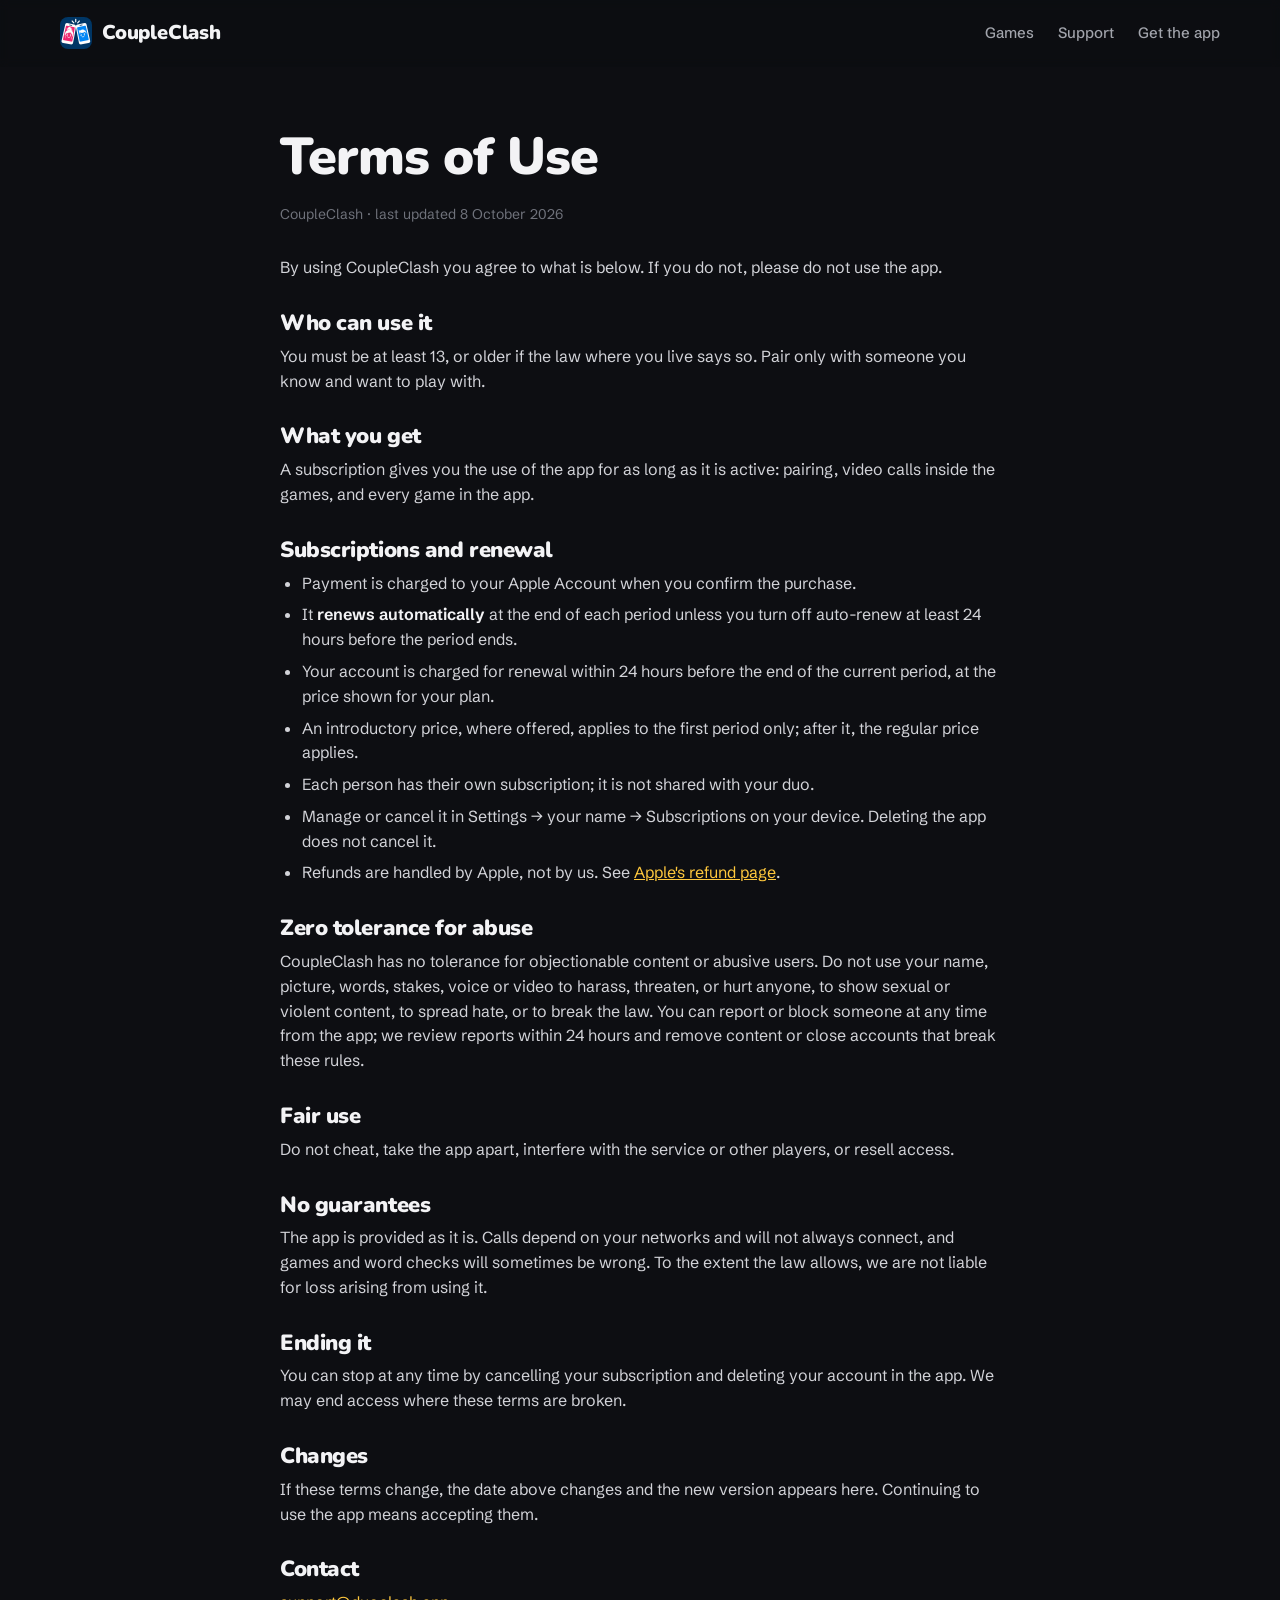
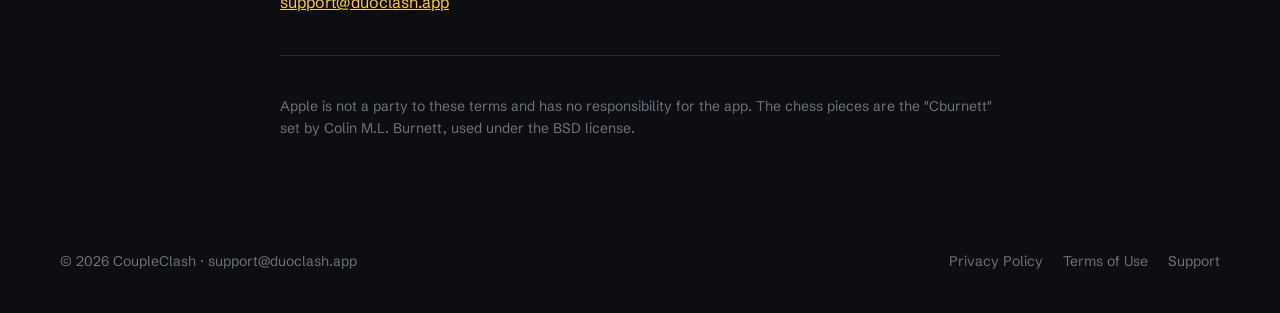
<file: terms.html>
<!doctype html>
<html lang="en">
<head>
<meta charset="utf-8">
<meta name="viewport" content="width=device-width, initial-scale=1">
<title>Terms of Use · CoupleClash</title>
<meta name="theme-color" content="#0e0f12">
<link rel="icon" href="assets/favicon.png">
<link rel="apple-touch-icon" href="assets/apple-touch-icon.png">
<link rel="preconnect" href="https://fonts.googleapis.com">
<link rel="preconnect" href="https://fonts.gstatic.com" crossorigin>
<link href="https://fonts.googleapis.com/css2?family=Nunito:wght@800;900&family=Schibsted+Grotesk:wght@400;500;600;700&display=swap" rel="stylesheet">
<link rel="stylesheet" href="css/site.css?v=11">
</head>
<body>
<header class="top scrolled">
  <div class="wrap">
    <a class="brand" href="./" aria-label="CoupleClash home"><img src="assets/icon-512.png" alt=""><span>CoupleClash</span></a>
    <nav>
      <a href="./#games">Games</a>
      <a href="support.html">Support</a>
      <a class="get" href="https://apps.apple.com/app/id6820255172">Get the app</a>
    </nav>
  </div>
</header>
<main class="doc">
  <h1>Terms of Use</h1>
  <p class="when">CoupleClash · last updated 8 October 2026</p>

  <p>By using CoupleClash you agree to what is below. If you do not, please do not use the app.</p>

  <h2>Who can use it</h2>
  <p>You must be at least 13, or older if the law where you live says so. Pair only with someone you
  know and want to play with.</p>

  <h2>What you get</h2>
  <p>A subscription gives you the use of the app for as long as it is active: pairing, video calls
  inside the games, and every game in the app.</p>

  <h2>Subscriptions and renewal</h2>
  <ul>
    <li>Payment is charged to your Apple Account when you confirm the purchase.</li>
    <li>It <strong>renews automatically</strong> at the end of each period unless you turn off
      auto-renew at least 24 hours before the period ends.</li>
    <li>Your account is charged for renewal within 24 hours before the end of the current period, at
      the price shown for your plan.</li>
    <li>An introductory price, where offered, applies to the first period only; after it, the
      regular price applies.</li>
    <li>Each person has their own subscription; it is not shared with your duo.</li>
    <li>Manage or cancel it in Settings → your name → Subscriptions on your device. Deleting the app
      does not cancel it.</li>
    <li>Refunds are handled by Apple, not by us. See
      <a href="https://support.apple.com/HT204084">Apple's refund page</a>.</li>
  </ul>

  <h2>Zero tolerance for abuse</h2>
  <p>CoupleClash has no tolerance for objectionable content or abusive users. Do not use your name,
  picture, words, stakes, voice or video to harass, threaten, or hurt anyone, to show sexual or
  violent content, to spread hate, or to break the law. You can report or block someone at any time
  from the app; we review reports within 24 hours and remove content or close accounts that break
  these rules.</p>

  <h2>Fair use</h2>
  <p>Do not cheat, take the app apart, interfere with the service or other players, or resell access.</p>

  <h2>No guarantees</h2>
  <p>The app is provided as it is. Calls depend on your networks and will not always connect, and
  games and word checks will sometimes be wrong. To the extent the law allows, we are not liable for
  loss arising from using it.</p>

  <h2>Ending it</h2>
  <p>You can stop at any time by cancelling your subscription and deleting your account in the app.
  We may end access where these terms are broken.</p>

  <h2>Changes</h2>
  <p>If these terms change, the date above changes and the new version appears here. Continuing to
  use the app means accepting them.</p>

  <h2>Contact</h2>
  <p><a href="mailto:support@duoclash.app">support@duoclash.app</a></p>

  <hr>
  <p class="note">Apple is not a party to these terms and has no responsibility for the app. The
  chess pieces are the "Cburnett" set by Colin M.L. Burnett, used under the BSD license.</p>
</main>
<footer>
  <div class="wrap">
    <span>© 2026 CoupleClash · <a href="mailto:support@duoclash.app">support@duoclash.app</a></span>
    <nav><a href="privacy.html">Privacy Policy</a><a href="terms.html">Terms of Use</a><a href="support.html">Support</a></nav>
  </div>
</footer>
</body>
</html>
</file>
<file: css/site.css>
/* CoupleClash — duoclash.app
   The app's own look: its near-black, the red and blue of X and O, the yellow of its buttons, and
   SF Rounded (Nunito where there's no SF). Real screens from the app, not drawings of them. Dense
   enough to take in at a glance. */

:root {
  --ink: #0d0e12;
  --ink-2: #16181d;
  --ink-3: #1f2229;
  --line: #272a31;
  --paper: #f3f3f5;
  --dim: #a2a4ac;
  --mute: #6f727b;
  --red: #ff4a3d;
  --blue: #3d7bff;
  --yellow: #ffc83d;
  --green: #34c759;
  --round: ui-rounded, "SF Pro Rounded", "Nunito", system-ui, sans-serif;
  --body: -apple-system, BlinkMacSystemFont, "Schibsted Grotesk", "Helvetica Neue", Arial, sans-serif;
  --ease: cubic-bezier(.2, .7, .1, 1);
  color-scheme: dark;
}

* { box-sizing: border-box; }
html { scroll-behavior: smooth; }
body { margin: 0; background: var(--ink); color: var(--paper); font: 400 16px/1.55 var(--body); -webkit-font-smoothing: antialiased; }
img { display: block; max-width: 100%; }
a { color: inherit; }
button { font: inherit; color: inherit; }
::selection { background: var(--yellow); color: var(--ink); }
.wrap { width: min(1160px, 100% - 40px); margin-inline: auto; }

h1, h2, h3 { font-family: var(--round); font-weight: 900; letter-spacing: -.02em; margin: 0; }
h2 { font-size: clamp(28px, 3.1vw, 40px); line-height: 1.08; }
h3 { font-size: 19px; line-height: 1.25; letter-spacing: -.01em; }
p { margin: 0; }

/* A section's title: an icon in the app's colours, the title, a line of what it's about */
.title { display: flex; align-items: center; gap: 14px; margin-bottom: 8px; }
.ico { flex: none; width: 44px; height: 44px; border-radius: 13px; display: grid; place-items: center; }
.ico svg { width: 24px; height: 24px; fill: none; stroke: currentColor; stroke-width: 2.2; stroke-linecap: round; stroke-linejoin: round; }
.ico.y { background: var(--yellow); color: var(--ink); }
.ico.r { background: var(--red); color: #fff; }
.ico.b { background: var(--blue); color: #fff; }
.ico.g { background: var(--green); color: #fff; }
.sub { color: var(--dim); font-size: 17px; max-width: 60ch; margin: 0 0 26px 58px; }

/* Buttons */
.store { display: inline-flex; align-items: center; gap: 9px; height: 50px; padding: 0 18px 0 15px; border-radius: 11px; background: #000; color: #fff; text-decoration: none; border: 1.5px solid #8e8e93; transition: transform .2s var(--ease), border-color .2s; }
.store:hover { transform: translateY(-2px); border-color: #fff; }
.store svg { width: 22px; height: 22px; fill: #fff; }
.store span { display: grid; line-height: 1.05; }
.store small { font: 500 10px/1.2 var(--body); }
.store b { font: 600 19px/1.1 var(--body); letter-spacing: -.01em; }
.btn { display: inline-flex; align-items: center; gap: 8px; height: 42px; padding: 0 16px; border-radius: 11px; font: 800 15px/1 var(--round); text-decoration: none; background: var(--ink-3); border: 1px solid var(--line); transition: background .2s; white-space: nowrap; }
.btn:hover { background: var(--line); }
.btn.y { background: var(--yellow); color: var(--ink); border-color: var(--yellow); }
.btn.y:hover { background: #ffd666; }

/* Header */
.top {
  --s: 0;
  position: sticky; top: 0; z-index: 20;
  background: rgba(13,14,18, calc(.15 + .55 * var(--s)));
  backdrop-filter: blur(calc(4px + 20px * var(--s))) saturate(calc(1 + .8 * var(--s)));
  -webkit-backdrop-filter: blur(calc(4px + 20px * var(--s))) saturate(calc(1 + .8 * var(--s)));
  border-bottom: 1px solid rgba(255,255,255, calc(.09 * var(--s)));
  box-shadow: 0 10px 30px rgba(0,0,0, calc(.35 * var(--s)));
}
.top .wrap { display: flex; align-items: center; justify-content: space-between; height: calc(66px - 10px * var(--s)); gap: 16px; }
.brand img { transition: transform .4s var(--ease); }
.brand:hover img { transform: rotate(-8deg) scale(1.08); }
.brand { display: flex; align-items: center; gap: 10px; text-decoration: none; font: 900 20px/1 var(--round); letter-spacing: -.01em; }
.brand img { width: 32px; height: 32px; border-radius: 8px; }
.top nav { display: flex; align-items: center; gap: 24px; font-size: 15px; font-weight: 500; }
.top nav a:not(.btn) { text-decoration: none; color: var(--dim); }
.top nav a:not(.btn):hover { color: var(--paper); }
.top nav .btn { height: 36px; }

/* Hero: three real screens fanned out */
.hero { padding: 40px 0 34px; overflow: clip; }
.hero .wrap { display: grid; grid-template-columns: minmax(0, 1fr) minmax(0, 1.1fr); gap: 36px; align-items: center; }
.pill { display: inline-flex; align-items: center; gap: 8px; font: 800 14px/1 var(--round); color: var(--dim); }
.pill i { width: 8px; height: 8px; border-radius: 50%; background: var(--green); }
.hero h1 { font-size: clamp(40px, 5vw, 66px); line-height: 1.02; margin: 14px 0 16px; }
.hero h1 em { font-style: normal; color: var(--yellow); }
.hero .lead { font-size: 18px; color: var(--dim); max-width: 44ch; margin-bottom: 22px; }
.hero .cta { display: flex; align-items: center; gap: 12px; flex-wrap: wrap; }
.chips { display: flex; gap: 8px; flex-wrap: wrap; margin-top: 22px; }
.chips span { display: inline-flex; align-items: center; gap: 7px; font-size: 14px; font-weight: 500; color: var(--dim); background: var(--ink-2); border: 1px solid var(--line); border-radius: 999px; padding: 6px 12px; }
.chips b { color: var(--paper); font-weight: 700; }

.fan { position: relative; height: 520px; perspective: 1400px; }
.fan .tilt { position: absolute; inset: 0; transform-style: preserve-3d; transform: rotateX(var(--rx, 0deg)) rotateY(var(--ry, 0deg)); transition: transform .6s var(--ease); }
.fan .phone { transform: translate3d(0, var(--p, 0px), 0); will-change: transform; }
.phone { position: absolute; width: 230px; border-radius: 34px; padding: 7px; background: #000; box-shadow: 0 0 0 1.5px #34363d, 0 24px 60px rgba(0,0,0,.5); }
.phone img { border-radius: 28px; width: 100%; }
.fan .phone:nth-child(1) { left: 0; top: 60px; rotate: -8deg; }
.fan .phone:nth-child(2) { left: 50%; top: 0; margin-left: -125px; z-index: 2; width: 250px; }
.fan .phone:nth-child(3) { right: 0; top: 60px; rotate: 8deg; }
.fan .tag { position: absolute; z-index: 3; font: 800 13px/1 var(--round); padding: 8px 11px; border-radius: 10px; white-space: nowrap; box-shadow: 0 8px 20px rgba(0,0,0,.35); }
.fan .tag.t1 { left: 2%; top: 26px; background: var(--red); color: #fff; }
.fan .tag.t2 { right: 0; top: 28px; background: var(--blue); color: #fff; }
.fan .tag.t3 { left: 50%; bottom: 0; translate: -50% 0; background: var(--yellow); color: var(--ink); }

section { padding: 60px 0; }
section + section { border-top: 1px solid var(--line); }

/* How it works: three real screens */
.steps { display: grid; grid-template-columns: repeat(3, minmax(0, 1fr)); gap: 16px; }
.steps article { display: grid; grid-template-columns: 128px 1fr; gap: 16px; align-items: center; background: var(--ink-2); border: 1px solid var(--line); border-radius: 20px; padding: 14px; }
.shot { border-radius: 18px; padding: 4px; background: #000; box-shadow: 0 0 0 1px #34363d; }
.shot img { border-radius: 15px; width: 100%; }
.steps .n { display: inline-grid; place-items: center; width: 26px; height: 26px; border-radius: 50%; font: 900 14px/1 var(--round); margin-bottom: 10px; }
.steps article:nth-child(1) .n { background: var(--yellow); color: var(--ink); }
.steps article:nth-child(2) .n { background: var(--red); color: #fff; }
.steps article:nth-child(3) .n { background: var(--blue); color: #fff; }
.steps p { color: var(--dim); font-size: 15px; margin-top: 4px; }

/* Games */
.games-top { display: grid; grid-template-columns: minmax(0, 1fr) auto; align-items: center; gap: 24px; margin-bottom: 16px; }
.games-top .sub { max-width: 52ch; }
.ask { display: flex; align-items: center; gap: 14px; background: var(--ink-2); border: 1px dashed #3a3d46; border-radius: 16px; padding: 12px 12px 12px 16px; }
.ask p { font-size: 14px; color: var(--dim); max-width: 32ch; }
.ask p b { color: var(--paper); display: block; font: 800 15px/1.3 var(--round); }
.filters { display: flex; gap: 6px; flex-wrap: wrap; margin-bottom: 16px; }
.filters button { background: var(--ink-2); border: 1px solid var(--line); border-radius: 999px; padding: 7px 14px; cursor: pointer; font: 800 14px/1 var(--round); color: var(--dim); transition: .2s; }
.filters button:hover { color: var(--paper); }
.filters button[aria-pressed="true"] { background: var(--paper); color: var(--ink); border-color: var(--paper); }
.filters button sup { font-size: 10px; margin-left: 3px; opacity: .65; }
.grid { display: grid; grid-template-columns: repeat(auto-fill, minmax(124px, 1fr)); gap: 10px; }
.poster { position: relative; aspect-ratio: 3 / 4; border-radius: 14px; overflow: hidden; cursor: pointer; border: 0; padding: 0; background: var(--ink-3); text-align: left; transition: transform .3s var(--ease); }
.poster img { width: 100%; height: 100%; object-fit: cover; }
.poster:hover { transform: translateY(-3px); }
.poster:focus-visible { outline: 3px solid var(--yellow); outline-offset: 2px; }
.poster .cap { position: absolute; inset: auto 0 0; padding: 26px 9px 9px; background: linear-gradient(transparent, rgba(0,0,0,.7)); }
.poster .cap b { display: block; font: 900 15px/1.05 var(--round); letter-spacing: -.01em; }
.poster .cap small { font-size: 11px; color: rgba(255,255,255,.75); font-weight: 600; }
.poster.hide { display: none; }
.poster.soon { border: 1.5px dashed #3a3d46; background: var(--ink-2); display: grid; place-items: center; text-align: center; padding: 12px; text-decoration: none; }
.poster.soon b { font: 900 15px/1.15 var(--round); display: block; }
.poster.soon small { display: block; font-size: 12px; color: var(--dim); margin-top: 6px; }
.poster.soon .plus { width: 34px; height: 34px; border-radius: 50%; background: var(--ink-3); display: grid; place-items: center; margin: 0 auto 10px; font: 900 20px/1 var(--round); color: var(--yellow); }

dialog.game { width: min(760px, 100% - 28px); max-height: min(560px, 100% - 28px); padding: 0; border: 0; border-radius: 22px; background: var(--ink-2); color: var(--paper); box-shadow: 0 0 0 1px var(--line); overflow: hidden; }
dialog.game[open] { animation: rise .35s var(--ease); }
dialog.game::backdrop { background: rgba(5,6,8,.75); }
@keyframes rise { from { opacity: 0; transform: translateY(18px) scale(.98); } }
dialog.game .inner { display: grid; grid-template-columns: 240px minmax(0, 1fr); min-height: 340px; }
dialog.game .art img { width: 100%; height: 100%; object-fit: cover; }
dialog.game .text { padding: 26px 26px 22px; display: flex; flex-direction: column; overflow: auto; }
dialog.game .kind { font: 800 13px/1 var(--round); color: var(--yellow); }
dialog.game h3 { font-size: 34px; margin: 8px 0 12px; }
dialog.game p { color: #d0d1d6; font-size: 16px; margin-bottom: 18px; }
dialog.game .facts { display: flex; gap: 6px; flex-wrap: wrap; margin-top: auto; }
dialog.game .facts span { background: var(--ink-3); border-radius: 8px; padding: 5px 10px; font-size: 13px; color: var(--dim); }
dialog.game .close { position: absolute; top: 12px; right: 12px; width: 34px; height: 34px; border-radius: 50%; border: 0; cursor: pointer; background: var(--ink-3); font-size: 16px; }
dialog.game .nav { display: flex; gap: 6px; margin-top: 16px; }
dialog.game .nav button { background: none; border: 1px solid var(--line); border-radius: 8px; padding: 6px 12px; cursor: pointer; color: var(--dim); font-size: 13px; }

/* Real screens, side by side */
.strip { display: flex; gap: 14px; overflow-x: auto; scroll-snap-type: x mandatory; padding: 4px 20px 14px; margin: 0 -20px; scrollbar-width: none; }
.strip::-webkit-scrollbar { display: none; }
.strip figure { flex: none; width: 190px; margin: 0; scroll-snap-align: start; }
.strip .shot { border-radius: 26px; padding: 5px; }
.strip .shot img { border-radius: 21px; }
.strip figcaption { font: 800 14px/1.3 var(--round); margin-top: 10px; }
.strip figcaption span { display: block; font: 400 13px/1.4 var(--body); color: var(--dim); }

/* Two panels of short facts, each with a real screen */
.duo { display: grid; grid-template-columns: repeat(2, minmax(0, 1fr)); gap: 16px; }
.panel { background: var(--ink-2); border: 1px solid var(--line); border-radius: 22px; padding: 22px; display: grid; grid-template-columns: minmax(0, 1fr) 140px; gap: 20px; align-items: center; }
.panel .title { margin-bottom: 4px; }
.panel h2 { font-size: 24px; }
.panel > div > p { color: var(--dim); font-size: 15px; margin-top: 8px; }
.panel ul { list-style: none; padding: 0; margin: 14px 0 0; display: grid; gap: 9px; }
.panel li { display: flex; gap: 10px; font-size: 15px; color: #d0d1d6; }
.panel li::before { content: ""; flex: none; width: 18px; height: 18px; margin-top: 2px; border-radius: 50%; background: var(--green) url("data:image/svg+xml,%3Csvg xmlns='http://www.w3.org/2000/svg' viewBox='0 0 24 24'%3E%3Cpath d='M6 12l4 4 8-8' fill='none' stroke='white' stroke-width='3' stroke-linecap='round' stroke-linejoin='round'/%3E%3C/svg%3E") center/12px no-repeat; }

/* Questions */
.faq { display: grid; grid-template-columns: repeat(2, minmax(0, 1fr)); gap: 10px; align-items: start; }
.faq details { background: var(--ink-2); border: 1px solid var(--line); border-radius: 16px; padding: 0 16px; }
.faq summary { list-style: none; cursor: pointer; padding: 15px 28px 15px 0; position: relative; font: 800 16px/1.3 var(--round); }
.faq summary::-webkit-details-marker { display: none; }
.faq summary::after { content: "+"; position: absolute; right: 0; top: 50%; transform: translateY(-50%); font: 700 22px/1 var(--round); color: var(--yellow); transition: transform .25s var(--ease); }
.faq details[open] summary::after { transform: translateY(-50%) rotate(45deg); }
.faq details p { margin: -4px 0 16px; color: var(--dim); font-size: 15px; }

/* Last call */
.last { display: flex; align-items: center; justify-content: space-between; gap: 20px; flex-wrap: wrap; background: var(--ink-2); border: 1px solid var(--line); border-radius: 24px; padding: 20px 22px; }
.last .who { display: flex; align-items: center; gap: 16px; }
.last img.icon { width: 60px; height: 60px; border-radius: 14px; }
.last h2 { font-size: 24px; }
.last p { color: var(--dim); font-size: 15px; }

footer { padding: 30px 0 40px; color: var(--mute); font-size: 14px; }
footer .wrap { display: flex; justify-content: space-between; gap: 16px; flex-wrap: wrap; }
footer nav { display: flex; gap: 20px; flex-wrap: wrap; }
footer a { text-decoration: none; }
footer a:hover { color: var(--paper); }

/* Motion: a calm entrance, and things settling in as they come into view */
.reveal { opacity: 0; translate: 0 16px; transition: opacity .6s var(--ease), translate .6s var(--ease); }
.reveal.seen { opacity: 1; translate: 0 0; }
.intro .fan .phone { opacity: 0; animation: deal .8s var(--ease) forwards; }
.intro .fan .phone:nth-child(1) { animation-delay: .15s; }
.intro .fan .phone:nth-child(3) { animation-delay: .3s; }
.intro .fan .tag { opacity: 0; animation: in .5s var(--ease) .9s forwards; }
@keyframes deal { from { opacity: 0; translate: 0 40px; } to { opacity: 1; translate: 0 0; } }
.intro .fan .tag.t3 { animation-name: in3; }
@keyframes in { to { opacity: 1; } }
@keyframes in3 { to { opacity: 1; } }

/* Legal pages */
.doc { width: min(720px, 100% - 40px); margin: 0 auto; padding: 44px 0 70px; }
.doc h1 { font-size: clamp(36px, 6vw, 52px); margin: 6px 0 6px; }
.doc .when { color: var(--mute); font-size: 14px; margin: 0 0 30px; }
.doc h2 { font-size: 22px; margin: 32px 0 8px; }
.doc p { margin: 0 0 12px; color: #d2d3d8; }
.doc ul { margin: 0 0 12px; padding-left: 22px; color: #d2d3d8; }
.doc li { margin-bottom: 7px; }
.doc a { color: var(--yellow); }
.doc strong { color: var(--paper); font-weight: 650; }
.doc hr { border: 0; border-top: 1px solid var(--line); margin: 40px 0; }
.doc .note { color: var(--mute); font-size: 14px; }
.doc .mail { display: inline-block; margin: 10px 0 16px; padding: 12px 18px; border-radius: 10px; background: var(--yellow); color: var(--ink); text-decoration: none; font-weight: 700; }

@media (max-width: 980px) {
  .games-top { grid-template-columns: 1fr; }
  .hero .wrap { grid-template-columns: 1fr; }
  .fan { height: 460px; max-width: 560px; width: 100%; margin-inline: auto; }
  .steps, .duo { grid-template-columns: 1fr; }
  .faq { grid-template-columns: 1fr; }
}
@media (max-width: 620px) {
  .top nav a:not(.btn) { display: none; }
  .fan { height: 360px; }
  .phone { width: 160px; border-radius: 26px; padding: 5px; }
  .phone img { border-radius: 21px; }
  .fan .phone:nth-child(2) { width: 180px; margin-left: -90px; }
  .sub { margin-left: 0; }
  .grid { grid-template-columns: repeat(3, 1fr); gap: 8px; }
  .poster .cap b { font-size: 13px; }
  .steps article { grid-template-columns: 100px 1fr; }
  .panel { grid-template-columns: 1fr; }
  .panel .shot { width: 150px; }
  dialog.game .inner { grid-template-columns: 1fr; }
  dialog.game .art { height: 190px; }
}
@media (prefers-reduced-motion: reduce) {
  *, *::before, *::after { animation: none !important; transition: none !important; }
  .reveal, .intro .fan .phone, .intro .fan .tag { opacity: 1 !important; translate: none !important; }
}

/* Lucide icons (lucide.dev, ISC licence), drawn inline */
svg.i { width: 16px; height: 16px; flex: none; fill: none; stroke: currentColor; stroke-width: 2; stroke-linecap: round; stroke-linejoin: round; }
.chips svg.i { color: var(--yellow); }
dialog.game .close { display: grid; place-items: center; }
dialog.game .nav button { display: inline-flex; align-items: center; gap: 4px; }
.poster.soon .plus svg.i { width: 18px; height: 18px; stroke-width: 2.6; }

/* Motion that answers the scroll and the pointer */
.title .ico { transition: transform .7s cubic-bezier(.3, 1.6, .5, 1), opacity .5s; }
.title.reveal:not(.seen) .ico { transform: scale(.4) rotate(-20deg); opacity: 0; }
.title h2 { transition: clip-path .8s var(--ease) .1s; clip-path: inset(0 0 0 0); }
.title.reveal:not(.seen) h2 { clip-path: inset(0 100% 0 0); }
.steps article:nth-child(2) { transition-delay: .1s; }
.steps article:nth-child(3) { transition-delay: .2s; }
.steps article .shot { transition: transform .8s var(--ease) .15s; }
.steps article.reveal:not(.seen) .shot { transform: translateY(24px) rotate(-4deg) scale(.94); }
.steps article:hover .shot { transform: rotate(-2deg) scale(1.03); }
.poster.rv { opacity: 0; translate: 0 26px; scale: .94; transition: opacity .6s var(--ease) var(--d, 0s), translate .7s var(--ease) var(--d, 0s), scale .7s var(--ease) var(--d, 0s), transform .25s var(--ease); }
.poster.rv.seen { opacity: 1; translate: 0 0; scale: 1; }
.poster { transform: perspective(700px) rotateX(var(--tx, 0deg)) rotateY(var(--ty, 0deg)); }
.poster:hover { transform: perspective(700px) rotateX(var(--tx, 0deg)) rotateY(var(--ty, 0deg)) translateY(-4px); box-shadow: 0 18px 40px rgba(0,0,0,.45); }
.poster img { transition: scale .5s var(--ease); }
.poster:hover img { scale: 1.06; }
.panel .shot, .strip .shot { transition: transform .5s var(--ease); }
.panel:hover .shot { transform: rotate(2deg) translateY(-4px); }
.strip figure:hover .shot { transform: translateY(-6px); }
.chips span { transition: border-color .3s, transform .3s var(--ease); }
.chips span:hover { border-color: #3a3d46; transform: translateY(-2px); }
.store, .btn { transition: transform .25s var(--ease), background .2s, border-color .2s, box-shadow .25s; }
.btn.y:hover { box-shadow: 0 8px 22px rgba(255,200,61,.25); transform: translateY(-1px); }
@media (prefers-reduced-motion: reduce) {
  .title.reveal .ico, .title.reveal h2, .steps .shot, .poster.rv { transform: none !important; clip-path: none !important; opacity: 1 !important; translate: none !important; scale: none !important; }
}


/* The strip: drag with the mouse, arrows beside the title */
.strip { cursor: grab; user-select: none; -webkit-user-select: none; scroll-snap-type: none; }
.strip.dragging { cursor: grabbing; }
.strip img { pointer-events: none; }
.strip-top { display: flex; align-items: flex-end; justify-content: space-between; gap: 16px; margin-bottom: 22px; }
.arrows { display: flex; gap: 8px; }
.arrows button { width: 40px; height: 40px; border-radius: 50%; border: 1px solid var(--line); background: var(--ink-2); cursor: pointer; display: grid; place-items: center; transition: background .2s, opacity .2s, transform .2s var(--ease); }
.arrows button:hover:not(:disabled) { background: var(--ink-3); transform: scale(1.06); }
.arrows button:disabled { opacity: .35; cursor: default; }
.arrows svg.i { width: 18px; height: 18px; }
</file>
<file: play/play.css>
/* CoupleClash on the web: the app's own look (its near-black, the red and blue of X and O, the yellow
   of its buttons, SF Rounded). On a laptop the two cameras stand beside the board; on a phone they
   sit above it, side by side, as in the app. */

:root {
  --ink: #0d0e12;
  --ink-2: #16181d;
  --ink-3: #1f2229;
  --line: #272a31;
  --paper: #f3f3f5;
  --dim: #a2a4ac;
  --mute: #6f727b;
  --red: #ff4a3d;
  --disc-red: #ef3b36;
  --blue: #3d7bff;
  --yellow: #ffc83d;
  --green: #34c759;
  --round: ui-rounded, "SF Pro Rounded", "Nunito", system-ui, sans-serif;
  --body: -apple-system, BlinkMacSystemFont, "Schibsted Grotesk", "Helvetica Neue", Arial, sans-serif;
  --ease: cubic-bezier(.2, .7, .1, 1);
  --spring: cubic-bezier(.34, 1.56, .64, 1);
  --bar: 64px;
  color-scheme: dark;
}

* { box-sizing: border-box; }
html, body { height: 100%; }
body { margin: 0; background: var(--ink); color: var(--paper); font: 400 15px/1.5 var(--body); -webkit-font-smoothing: antialiased; overflow-x: hidden; }
img { display: block; max-width: 100%; }
a { color: inherit; }
button, input { font: inherit; color: inherit; }
button { cursor: pointer; }
[hidden] { display: none !important; }
::selection { background: var(--yellow); color: var(--ink); }
h1, h2 { font-family: var(--round); font-weight: 900; letter-spacing: -.02em; margin: 0; line-height: 1.1; }
h1 { font-size: clamp(26px, 3vw, 34px); }
h2 { font-size: 22px; }
p { margin: 0; }
.dim { color: var(--dim); }
svg.i { width: 18px; height: 18px; flex: none; fill: none; stroke: currentColor; stroke-width: 2; stroke-linecap: round; stroke-linejoin: round; }

/* Buttons */
.primary, .ghost, .pill-button {
  display: inline-flex; align-items: center; justify-content: center; gap: 8px;
  height: 46px; padding: 0 20px; border-radius: 14px; border: 0;
  font: 800 15px/1 var(--round); letter-spacing: -.005em; white-space: nowrap;
  transition: transform .25s var(--spring), background .2s, opacity .2s, box-shadow .2s;
}
.primary { background: var(--yellow); color: #17130a; box-shadow: 0 1px 0 rgba(255,255,255,.35) inset, 0 8px 22px -10px rgba(255,200,61,.6); }
.primary:hover { transform: translateY(-1px); }
.primary:active, .ghost:active { transform: scale(.97); }
.primary:disabled { opacity: .5; cursor: default; transform: none; }
.ghost { background: var(--ink-3); color: var(--paper); box-shadow: 0 0 0 1px var(--line) inset; }
.ghost:hover { background: #262a32; }
.wide { width: 100%; }
.round {
  width: 40px; height: 40px; border-radius: 50%; border: 0; display: grid; place-items: center;
  background: var(--ink-3); box-shadow: 0 0 0 1px var(--line) inset; transition: background .2s, transform .2s var(--spring);
}
.round:hover { background: #2a2e37; }
.round:active { transform: scale(.92); }
.pulse { animation: pulse 1.6s var(--ease) infinite; }
@keyframes pulse { 0%, 100% { box-shadow: 0 0 0 0 rgba(255,200,61,.55); } 70% { box-shadow: 0 0 0 12px rgba(255,200,61,0); } }
.row { display: flex; flex-wrap: wrap; gap: 8px; justify-content: center; }
.eyebrow { display: inline-flex; align-items: center; gap: 7px; font: 800 12px/1 var(--round); letter-spacing: .08em; text-transform: uppercase; color: var(--yellow); }
.eyebrow svg.i { width: 15px; height: 15px; }

/* Faces: a picture, or one of the app's drawn faces */
.face { width: var(--size); height: var(--size); border-radius: 50%; overflow: hidden; flex: none; display: block; background: var(--ink-3); }
.face img, .face svg { width: 100%; height: 100%; object-fit: cover; display: block; }

/* The bar */
.app { min-height: 100%; display: grid; grid-template-columns: 1fr; grid-template-rows: var(--bar) 1fr; grid-template-areas: "bar" "view"; }
.bar {
  grid-area: bar; position: sticky; top: 0; z-index: 20; display: flex; align-items: center; gap: 12px;
  padding: 0 max(20px, env(safe-area-inset-left)); border-bottom: 1px solid rgba(255,255,255,.05);
  background: rgba(13,14,18,.72); backdrop-filter: blur(18px) saturate(1.4); -webkit-backdrop-filter: blur(18px) saturate(1.4);
}
.brand { display: flex; align-items: center; gap: 10px; text-decoration: none; font: 900 18px/1 var(--round); letter-spacing: -.02em; }
.brand img { width: 30px; height: 30px; border-radius: 8px; }
.tag { font: 800 11px/1 var(--round); letter-spacing: .06em; text-transform: uppercase; padding: 5px 8px; border-radius: 7px; background: rgba(61,123,255,.16); color: #8db0ff; }
.grow { flex: 1; }
.me-chip { display: flex; align-items: center; gap: 9px; font: 800 14px/1 var(--round); }
#view { grid-area: view; min-width: 0; }

/* Centered cards: welcome and pairing */
.center { min-height: calc(100vh - var(--bar)); display: grid; place-items: center; padding: 32px 16px 48px; }
.card {
  width: min(880px, 100%); background: linear-gradient(180deg, var(--ink-2), #121418); border-radius: 26px;
  box-shadow: 0 0 0 1px var(--line) inset, 0 30px 80px -40px rgba(0,0,0,.8); padding: 32px;
  animation: rise .6s var(--ease) both;
}
.card.narrow { width: min(460px, 100%); display: grid; gap: 16px; }
.card .logo { width: 72px; height: 72px; border-radius: 18px; box-shadow: 0 12px 30px -12px rgba(255,74,61,.5); }
.glyph { width: 56px; height: 56px; border-radius: 16px; display: grid; place-items: center; background: var(--ink-3); }
.glyph svg.i { width: 26px; height: 26px; }
@keyframes rise { from { opacity: 0; transform: translateY(14px) scale(.985); } }
.field { display: grid; gap: 8px; }
.field > span { font: 800 13px/1 var(--round); color: var(--dim); }
.field input {
  height: 50px; padding: 0 16px; border-radius: 14px; border: 0; background: var(--ink-3); box-shadow: 0 0 0 1px var(--line) inset;
  font: 700 17px/1 var(--round); outline: none; transition: box-shadow .2s;
}
.field input:focus { box-shadow: 0 0 0 2px var(--yellow) inset; }
.avatars { display: grid; grid-template-columns: repeat(6, 1fr); gap: 8px; }
.avatar { aspect-ratio: 1; padding: 4px; border-radius: 50%; border: 0; background: transparent; box-shadow: 0 0 0 2px transparent inset; transition: transform .25s var(--spring), box-shadow .2s; }
.avatar svg { width: 100%; height: 100%; display: block; }
.avatar:hover { transform: scale(1.06); }
.avatar.on { box-shadow: 0 0 0 3px var(--yellow) inset; transform: scale(1.04); }
.fine { font-size: 12.5px; color: var(--mute); text-align: center; }

.pairing { display: grid; grid-template-columns: 1.25fr 1fr; gap: 0; padding: 0; overflow: hidden; }
.pairing .half { padding: 32px; display: grid; gap: 14px; align-content: start; }
.pairing .other { background: rgba(255,255,255,.02); border-left: 1px solid var(--line); }
.pairing .row { justify-content: flex-start; }
.code { display: flex; gap: 8px; }
.code span {
  width: 52px; height: 64px; border-radius: 14px; display: grid; place-items: center; background: var(--ink); box-shadow: 0 0 0 1px var(--line) inset;
  font: 900 32px/1 var(--round); animation: rise .5s var(--spring) both;
}
.code span:nth-child(2) { animation-delay: .04s; } .code span:nth-child(3) { animation-delay: .08s; }
.code span:nth-child(4) { animation-delay: .12s; } .code span:nth-child(5) { animation-delay: .16s; } .code span:nth-child(6) { animation-delay: .2s; }
.code-input { height: 64px; border-radius: 14px; border: 0; background: var(--ink); box-shadow: 0 0 0 1px var(--line) inset; text-align: center; font: 900 30px/1 var(--round); letter-spacing: .35em; padding-left: .35em; outline: none; width: 100%; }
.code-input:focus { box-shadow: 0 0 0 2px var(--yellow) inset; }
.waiting { display: flex; align-items: center; gap: 10px; font: 700 13px/1 var(--round); color: var(--dim); margin-top: 4px; }
.waiting i { width: 8px; height: 8px; border-radius: 50%; background: var(--green); animation: blink 1.4s ease-in-out infinite; }
@keyframes blink { 50% { opacity: .25; } }

/* Home */
.home { width: min(1180px, 100% - 32px); margin: 0 auto; padding: 24px 0 64px; display: grid; gap: 18px; }
.duo {
  display: grid; grid-template-columns: auto 1fr auto; gap: 20px; align-items: center; padding: 22px 24px; border-radius: 24px;
  background: radial-gradient(120% 140% at 0% 0%, rgba(255,200,61,.12), transparent 55%), var(--ink-2); box-shadow: 0 0 0 1px var(--line) inset;
  animation: rise .6s var(--ease) both;
}
.faces { display: flex; }
.faces .face { box-shadow: 0 0 0 3px var(--ink-2); }
.faces .face + .face { margin-left: -14px; }
.duo h1 { margin: 6px 0 8px; }
.duo .board { display: flex; flex-wrap: wrap; align-items: baseline; gap: 10px; font: 700 14px/1 var(--round); color: var(--dim); }
.duo .board b { font: 900 22px/1 var(--round); color: var(--paper); margin-right: 3px; }
.duo .board .vs { color: var(--mute); }
.waiting-room {
  display: grid; grid-template-columns: 54px 1fr auto; gap: 14px; align-items: center; padding: 12px 14px 12px 12px; border-radius: 18px;
  background: linear-gradient(90deg, rgba(61,123,255,.14), rgba(61,123,255,.04)); box-shadow: 0 0 0 1px rgba(61,123,255,.3) inset; animation: rise .5s var(--spring) both;
}
.waiting-room + .waiting-room { margin-top: 8px; }
.waiting-room img { width: 54px; height: 54px; object-fit: cover; border-radius: 12px; }
.waiting-room b { font: 800 16px/1.2 var(--round); display: block; }
.waiting-room small { color: var(--dim); }
.shelf-head { display: flex; align-items: baseline; gap: 14px; flex-wrap: wrap; margin-top: 10px; }
.games { display: grid; grid-template-columns: repeat(auto-fill, minmax(150px, 1fr)); gap: 12px; }
.games.later { grid-template-columns: repeat(auto-fill, minmax(118px, 1fr)); gap: 10px; }
.game {
  position: relative; aspect-ratio: 3 / 4; border-radius: 18px; overflow: hidden; border: 0; padding: 0; background: var(--ink-3); text-align: left;
  box-shadow: 0 0 0 1px rgba(255,255,255,.06) inset; transition: transform .35s var(--spring), box-shadow .3s;
  animation: rise .55s var(--ease) both;
}
.game img { width: 100%; height: 100%; object-fit: cover; transition: transform .6s var(--ease); }
.game::after { content: ""; position: absolute; inset: 0; background: linear-gradient(180deg, transparent 45%, rgba(0,0,0,.78)); }
.game .cap { position: absolute; left: 12px; right: 12px; bottom: 11px; z-index: 1; display: grid; gap: 2px; }
.game .cap b { font: 900 17px/1.1 var(--round); letter-spacing: -.01em; }
.game .cap small { display: flex; align-items: center; gap: 5px; font-size: 12px; color: rgba(255,255,255,.72); }
.game .cap small svg.i { width: 13px; height: 13px; }
button.game:hover { transform: translateY(-4px) rotate(-.4deg); box-shadow: 0 0 0 2px var(--yellow) inset, 0 18px 40px -18px rgba(0,0,0,.9); }
button.game:hover img { transform: scale(1.05); }
button.game:active { transform: scale(.97); }
.game.off { filter: saturate(.55) brightness(.8); }
.game.off .cap b { font-size: 14px; }

/* The cameras: a corner of the screen at home, beside the board in a game */
#call {
  position: fixed; right: 20px; bottom: 20px; z-index: 30; width: 260px; display: grid; gap: 8px;
  animation: rise .5s var(--spring) both;
}
#call .tile.you { position: absolute; right: 10px; top: 10px; width: 30%; z-index: 2; aspect-ratio: 3 / 4; border-radius: 12px; }
.tile {
  position: relative; aspect-ratio: 3 / 4; border-radius: 20px; overflow: hidden; background: #111317;
  box-shadow: 0 0 0 1px rgba(255,255,255,.08) inset, 0 20px 50px -24px rgba(0,0,0,.9); transition: box-shadow .3s;
}
.tile video { position: absolute; inset: 0; width: 100%; height: 100%; object-fit: cover; opacity: 0; transition: opacity .4s; }
.tile.you video { transform: scaleX(-1); }
.tile.live video { opacity: 1; }
.tile .who { position: absolute; inset: 0; display: grid; place-items: center; transition: opacity .3s; background: radial-gradient(circle at 50% 40%, #232730, #121418 70%); }
.tile.live .who { opacity: 0; }
.tile .note { position: absolute; left: 10px; right: 10px; bottom: 44px; text-align: center; font: 700 12.5px/1.3 var(--round); color: var(--dim); }
.tile .label { position: absolute; left: 10px; bottom: 10px; padding: 5px 9px; border-radius: 9px; background: rgba(0,0,0,.5); backdrop-filter: blur(8px); -webkit-backdrop-filter: blur(8px); font: 800 12.5px/1 var(--round); }
.tile .badge {
  position: absolute; right: 10px; bottom: 10px; min-width: 30px; height: 30px; padding: 0 8px; border-radius: 15px; display: grid; place-items: center;
  background: var(--ink); box-shadow: 0 0 0 2px rgba(255,255,255,.85) inset; font: 900 15px/1 var(--round);
}
.tile.them .badge { background: var(--blue); }
.tile.you .badge { background: var(--red); }
.tile .mark { position: absolute; right: 10px; top: 10px; width: 28px; height: 28px; border-radius: 50%; background: rgba(0,0,0,.45); display: grid; place-items: center; }
.tile .mark:empty { display: none; }
.tile .mark svg { width: 20px; height: 20px; fill: none; stroke: var(--c); stroke-width: 6; stroke-linecap: round; }
.tile .mark.fill svg { fill: var(--c); stroke: none; }
.tile::after { content: ""; position: absolute; inset: 0; z-index: 3; border-radius: inherit; pointer-events: none; box-shadow: 0 0 0 0 transparent inset; transition: box-shadow .35s var(--ease); }
.tile.turn::after { box-shadow: 0 0 0 3px var(--blue) inset; }
.tile.you.turn::after { box-shadow: 0 0 0 3px var(--red) inset; }
#call .tile.you .label, #call .tile.you .note, #call .tile.you .badge, #call .tile.you .mark { display: none; }
#call .tile.you .who .face { --size: 36px !important; }
.controls { display: flex; gap: 8px; justify-content: center; }
.controls .round { width: 42px; height: 42px; background: rgba(31,34,41,.9); backdrop-filter: blur(10px); -webkit-backdrop-filter: blur(10px); }
.controls .round.off { background: var(--paper); color: var(--ink); }
.controls .hang { background: var(--red); box-shadow: none; }
.controls .hang:hover { background: #ff6357; }
.pill-button { height: 42px; background: var(--ink-3); box-shadow: 0 0 0 1px var(--line) inset; }

/* In a game: the cameras get their own column */
.app[data-view="room"] { grid-template-columns: minmax(260px, 30vw) 1fr; grid-template-areas: "bar bar" "call view"; }
.app[data-view="room"] #call {
  grid-area: call; position: sticky; top: calc(var(--bar) + 16px); align-self: start; right: auto; bottom: auto; width: auto;
  padding: 16px 0 16px 20px; display: grid; grid-template-rows: auto auto auto; gap: 12px; animation: none;
}
.app[data-view="room"] #call .tile.you { position: relative; right: auto; top: auto; width: 100%; aspect-ratio: 4 / 3; border-radius: 20px; }
.app[data-view="room"] #call .tile.them { aspect-ratio: 4 / 3; }
.app[data-view="room"] #call .tile.you .label, .app[data-view="room"] #call .tile.you .badge, .app[data-view="room"] #call .tile.you .mark { display: grid; }
.app[data-view="room"] #call .tile.you .label { display: block; }
.app[data-view="room"] #call .tile.you .badge[hidden], .app[data-view="room"] #call .tile.them .badge[hidden] { display: none; }
.app[data-view="room"] #call .tile.you .mark:empty { display: none; }
.app[data-view="room"] #call .tile.you .who .face { --size: 72px !important; }

.room { padding: 16px 20px 40px; display: grid; gap: 10px; align-content: start; justify-items: center; min-height: calc(100vh - var(--bar)); }
.room-top { width: 100%; max-width: 620px; display: grid; grid-template-columns: 40px 1fr auto; align-items: center; gap: 12px; }
.room-top h1 { font-size: 22px; text-align: center; }
.pill { display: inline-flex; align-items: center; gap: 6px; height: 32px; padding: 0 12px; border-radius: 16px; background: var(--ink-3); box-shadow: 0 0 0 1px var(--line) inset; font: 800 12.5px/1 var(--round); color: var(--dim); }
.pill svg.i { width: 14px; height: 14px; }
.status { min-height: 22px; font: 800 16px/1.3 var(--round); color: var(--dim); text-align: center; }
.board-wrap { position: relative; width: 100%; max-width: min(620px, calc(100vh - var(--bar) - 130px)); min-width: min(100%, 340px); display: grid; }
.board-wrap > * { grid-area: 1 / 1; }
.overlay { position: relative; z-index: 5; display: grid; place-items: center; pointer-events: none; }
.overlay > * { pointer-events: auto; }
.overlay:empty { display: none; }
.sheet {
  width: min(440px, 100%); display: grid; gap: 14px; justify-items: center; text-align: center; padding: 26px; border-radius: 24px;
  background: rgba(22,24,29,.94); backdrop-filter: blur(20px); -webkit-backdrop-filter: blur(20px); box-shadow: 0 0 0 1px var(--line) inset, 0 40px 80px -30px rgba(0,0,0,.9);
  animation: rise .45s var(--spring) both;
}
.sheet.small { width: auto; padding: 16px 20px; grid-auto-flow: column; gap: 12px; }
.sheet .art { width: 96px; height: 128px; object-fit: cover; border-radius: 16px; box-shadow: 0 16px 30px -14px rgba(0,0,0,.9); }
.sheet .how { font-size: 14px; }
.seats { display: grid; grid-template-columns: 1fr 1fr; gap: 10px; width: 100%; }
.seat { display: grid; justify-items: center; gap: 6px; padding: 14px 10px; border-radius: 16px; background: var(--ink-3); box-shadow: 0 0 0 1px var(--line) inset; transition: box-shadow .3s; }
.seat b { font: 800 14px/1.1 var(--round); }
.seat small { display: flex; align-items: center; gap: 4px; font: 700 12px/1 var(--round); color: var(--mute); }
.seat small svg.i { width: 13px; height: 13px; }
.seat.ready { box-shadow: 0 0 0 2px var(--green) inset; }
.seat.ready small { color: var(--green); }
.seat.empty .face { animation: blink 1.4s ease-in-out infinite; }
.count { font: 900 min(34vw, 180px)/1 var(--round); color: var(--yellow); text-shadow: 0 20px 60px rgba(255,200,61,.35); }
.count.beat { animation: beat .6s var(--spring); }
@keyframes beat { from { transform: scale(1.6); opacity: 0; } }
.result h2 { font-size: 34px; }
.score { display: flex; align-items: center; gap: 14px; }
.score span { display: flex; align-items: center; gap: 10px; }
.score b { font: 900 40px/1 var(--round); }
.score i { color: var(--mute); font-style: normal; font: 900 28px/1 var(--round); }
.spinner { width: 34px; height: 34px; border-radius: 50%; border: 3px solid var(--line); border-top-color: var(--yellow); animation: spin .8s linear infinite; }
@keyframes spin { to { transform: rotate(360deg); } }

/* Tic-Tac-Toe: thin lines inside, none around, as in the app */
.xox { display: grid; grid-template-columns: repeat(var(--n), 1fr); aspect-ratio: 1; width: 100%; padding: 18px; border-radius: 24px; background: var(--ink-2); box-shadow: 0 0 0 1px var(--line) inset; }
.xox .cell { aspect-ratio: 1; border: 0; background: transparent; padding: 14%; display: grid; place-items: center; position: relative; transition: background .2s; }
.xox .cell:not(:nth-child(6n)) { border-right: 2px solid #34373f; }
.xox .cell:nth-child(-n + 30) { border-bottom: 2px solid #34373f; }
.xox .cell:disabled { cursor: default; }
.xox.mine .cell:not(:disabled):hover { background: rgba(255,255,255,.04); }
.xox .cell svg { width: 100%; height: 100%; fill: none; stroke-width: 6; stroke-linecap: round; }
.xox .cell.x svg { stroke: var(--red); }
.xox .cell.o svg { stroke: var(--blue); }
.xox .cell.fresh svg { animation: pop .45s var(--spring); }
.xox .cell.fresh.x path { stroke-dasharray: 64; animation: draw .35s var(--ease) both; }
.xox .cell.fresh.o circle { stroke-dasharray: 76; animation: draw .4s var(--ease) both; }
.xox .cell.won { background: rgba(255,200,61,.14); }
.xox .cell.won svg { animation: win .9s var(--ease) infinite alternate; }
@keyframes pop { from { transform: scale(.4); opacity: 0; } }
@keyframes draw { from { stroke-dashoffset: 76; } to { stroke-dashoffset: 0; } }
@keyframes win { to { transform: scale(1.12); } }

/* Four in a Row: the app's blue board, discs falling into place */
.four {
  display: grid; grid-template-columns: repeat(var(--columns), 1fr); gap: 0; width: 100%; padding: 12px; border-radius: 24px;
  background: linear-gradient(180deg, #2f6bf0, #1c46c4); box-shadow: 0 1px 0 rgba(255,255,255,.25) inset, 0 22px 40px -18px rgba(28,70,196,.6);
}
.four .column { border: 0; background: transparent; padding: 0; display: grid; gap: 0; border-radius: 14px; position: relative; transition: background .2s; }
.four .column:disabled { cursor: default; }
.four.mine .column:not(:disabled):hover { background: rgba(255,255,255,.1); }
.four .hole { aspect-ratio: 1; padding: 9%; display: grid; overflow: hidden; }
.four .hole::before { content: ""; grid-area: 1 / 1; border-radius: 50%; background: rgba(14,27,71,.6); box-shadow: 0 2px 4px rgba(0,0,0,.35) inset; }
.four .disc { grid-area: 1 / 1; border-radius: 50%; position: relative; z-index: 1; box-shadow: 0 -3px 0 rgba(0,0,0,.18) inset, 0 3px 0 rgba(255,255,255,.25) inset; }
.four .disc.red { background: var(--disc-red); }
.four .disc.yellow { background: var(--yellow); }
.four .disc.last { animation: fall calc(.18s + var(--row) * .05s) cubic-bezier(.5, 0, .75, 0) both, settle .3s calc(.18s + var(--row) * .05s) var(--spring); }
.four .disc.won { animation: win .8s var(--ease) infinite alternate; box-shadow: 0 0 0 3px #fff, 0 0 18px rgba(255,255,255,.6); }
@keyframes fall { from { transform: translateY(calc(var(--row) * -112%)); } }
@keyframes settle { 40% { transform: translateY(-6%); } }
.four .ghost { position: absolute; top: -40px; left: 18%; right: 18%; aspect-ratio: 1; border-radius: 50%; opacity: 0; transform: translateY(6px); transition: opacity .2s, transform .25s var(--spring); pointer-events: none; }
.four .ghost.red { background: var(--disc-red); }
.four .ghost.yellow { background: var(--yellow); }
.four.mine .column:not(:disabled):hover .ghost { opacity: .9; transform: none; }
.board-wrap .four { margin-top: 44px; }

/* The menu */
dialog#menu { border: 0; padding: 0; background: transparent; color: inherit; max-width: calc(100% - 32px); }
dialog#menu::backdrop { background: rgba(0,0,0,.55); backdrop-filter: blur(6px); }
.menu { width: 340px; max-width: 100%; display: grid; gap: 6px; padding: 18px; border-radius: 22px; background: var(--ink-2); box-shadow: 0 0 0 1px var(--line) inset; animation: rise .35s var(--spring) both; }
.menu .me { display: flex; align-items: center; gap: 12px; padding: 4px 4px 12px; }
.menu .me b { font: 900 18px/1.1 var(--round); display: block; }
.menu .me small { color: var(--dim); }
.menu .item { display: flex; align-items: center; gap: 10px; height: 46px; padding: 0 14px; border-radius: 12px; border: 0; background: transparent; text-decoration: none; font: 700 15px/1 var(--round); text-align: left; }
.menu .item:hover { background: var(--ink-3); }
.menu .item.bad { color: #ff6b55; }
.menu .ghost { margin-top: 8px; }

/* Toast */
.toast {
  position: fixed; left: 50%; bottom: 24px; z-index: 50; transform: translate(-50%, 30px); opacity: 0; pointer-events: none; max-width: calc(100% - 32px);
  padding: 13px 18px; border-radius: 14px; background: var(--paper); color: var(--ink); font: 800 14.5px/1.3 var(--round); box-shadow: 0 20px 50px -20px rgba(0,0,0,.9);
  transition: transform .4s var(--spring), opacity .25s;
}
.toast.show { transform: translate(-50%, 0); opacity: 1; }
.toast.bad { background: #ff6b55; color: #1a0703; }

/* Phones */
@media (max-width: 820px) {
  :root { --bar: 56px; }
  .tag { display: none; }
  .me-chip > span:not(.face) { display: none; }
  .pairing { grid-template-columns: 1fr; }
  .pairing .other { border-left: 0; border-top: 1px solid var(--line); }
  .pairing .half { padding: 22px; }
  .code span { width: 44px; height: 56px; font-size: 28px; }
  .card { padding: 22px; }
  .duo { grid-template-columns: auto 1fr; padding: 18px; }
  .duo .call-cta { grid-column: 1 / -1; }
  .duo .call-cta .primary, .duo .call-cta .ghost { width: 100%; }
  .games { grid-template-columns: repeat(2, 1fr); }
  .games.later { grid-template-columns: repeat(3, 1fr); }
  #call { width: 150px; right: 12px; bottom: 12px; }
  .app[data-view="room"] { grid-template-columns: 1fr; grid-template-rows: var(--bar) auto 1fr; grid-template-areas: "bar" "call" "view"; }
  .app[data-view="room"] #call { position: relative; top: 0; padding: 12px 12px 0; grid-template-columns: 1fr 1fr; grid-template-rows: auto auto; }
  .app[data-view="room"] #call .tile.them, .app[data-view="room"] #call .tile.you { aspect-ratio: 3 / 4; max-height: 30vh; width: 100%; }
  .app[data-view="room"] #call .controls { grid-column: 1 / -1; }
  .app[data-view="room"] #call .tile .who .face { --size: 52px !important; }
  .room { padding: 8px 12px 32px; min-height: 0; }
  .xox { padding: 10px; }
  .board-wrap .four { margin-top: 8px; }
  .four .ghost { display: none; }
}

@media (prefers-reduced-motion: reduce) {
  *, *::before, *::after { animation-duration: .01ms !important; animation-iteration-count: 1 !important; transition-duration: .01ms !important; }
}
</file>
